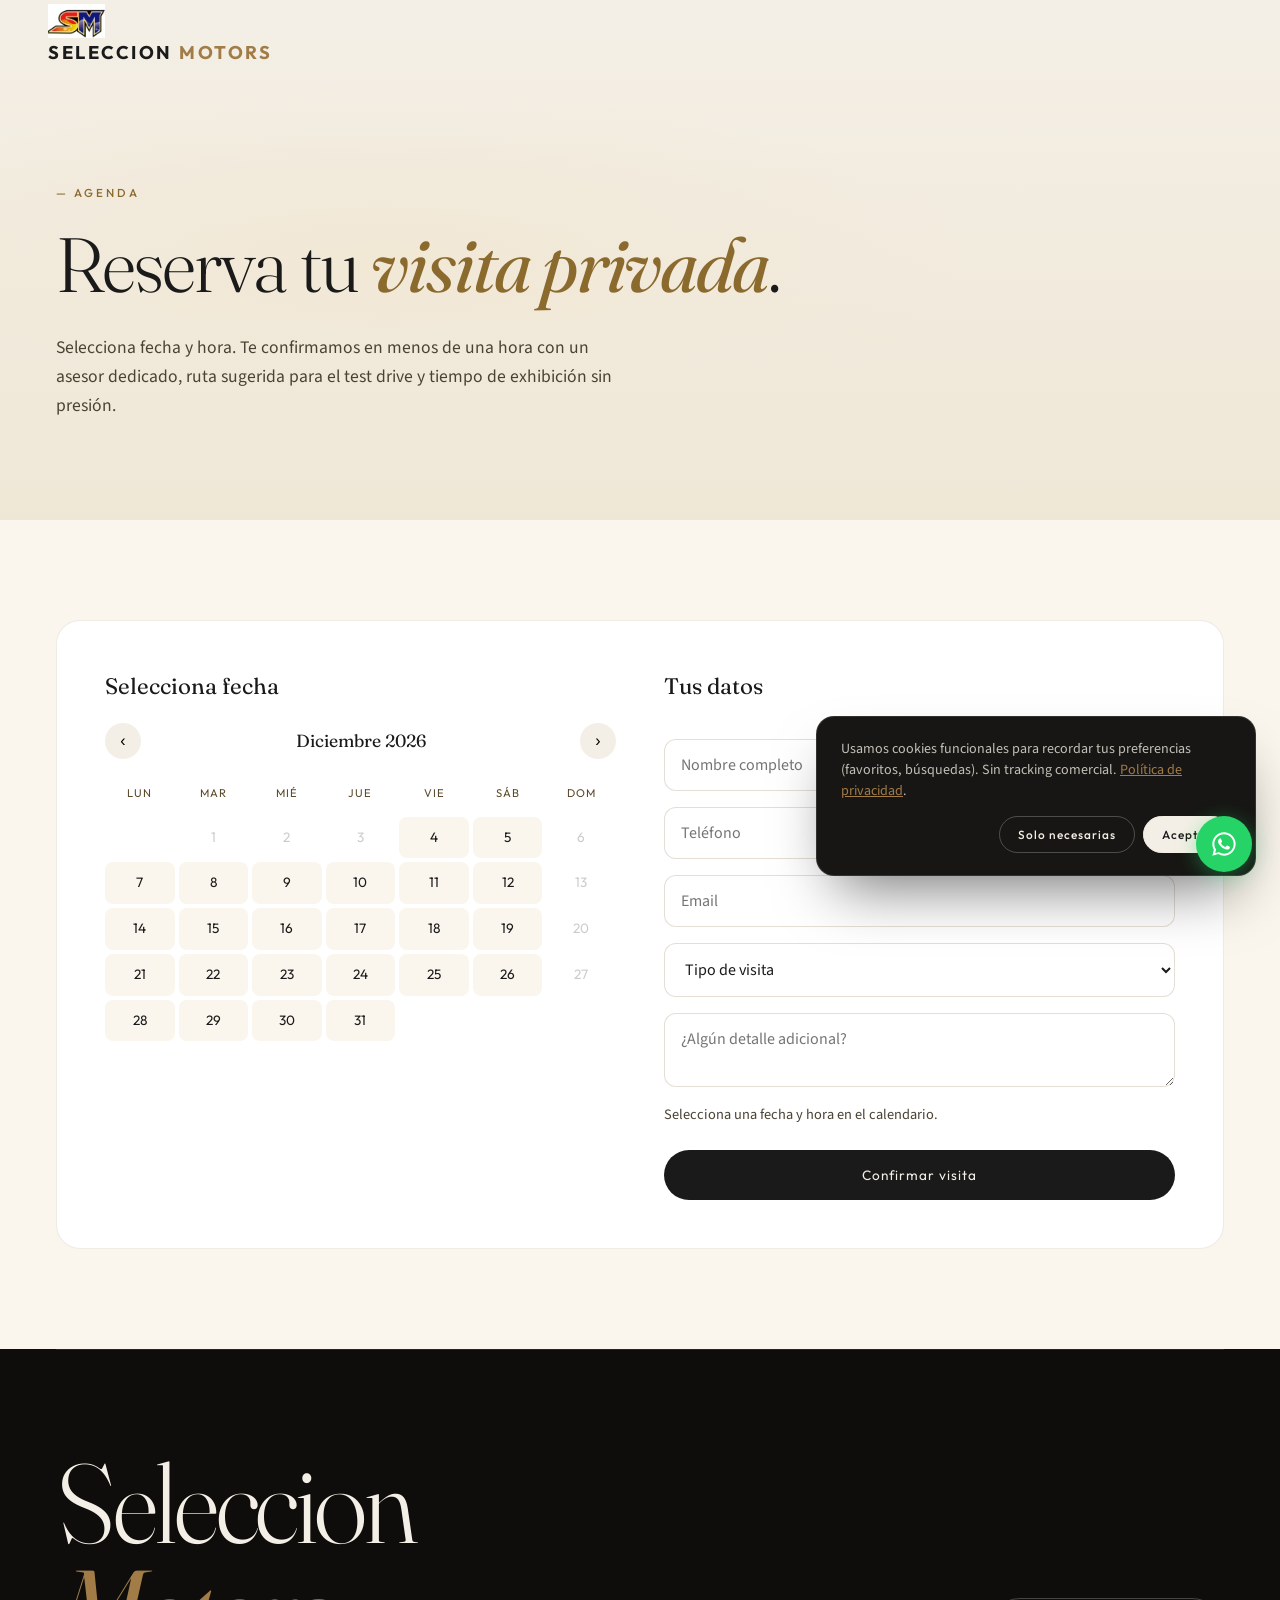
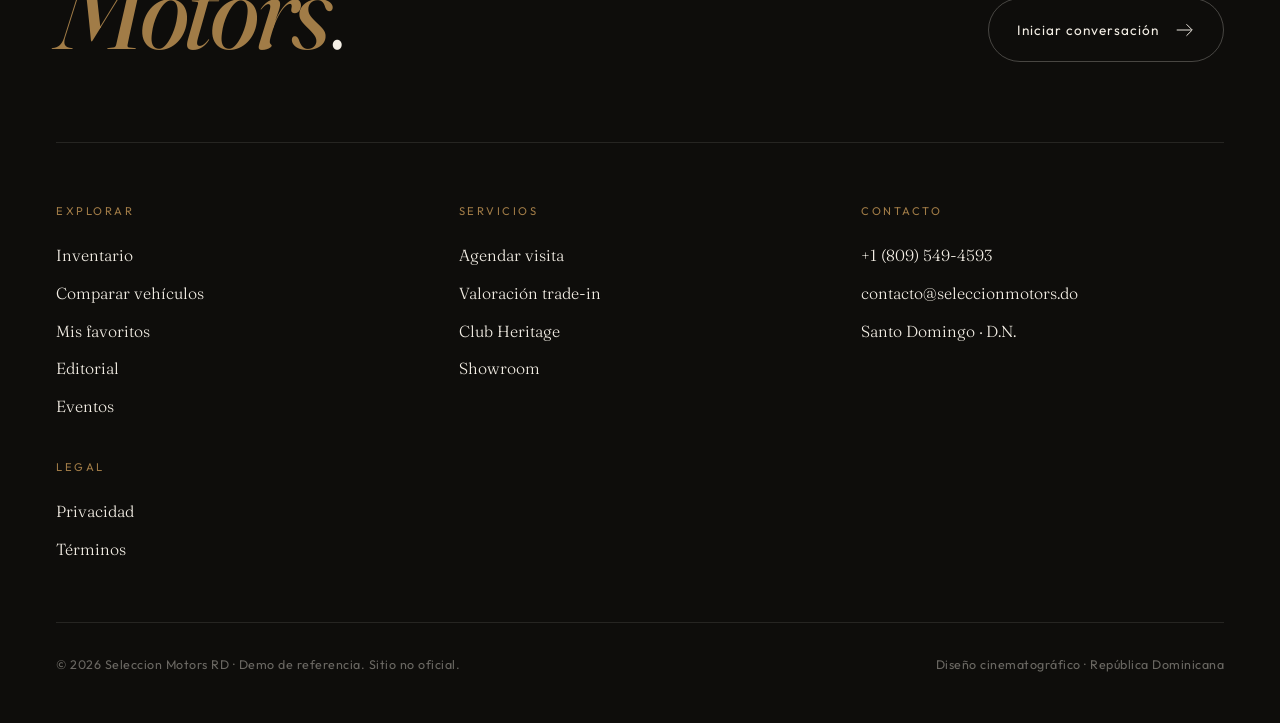
<file: cita.html>
<!DOCTYPE html>
<html lang="es">
<head>
  <meta charset="UTF-8">
  <meta name="viewport" content="width=device-width, initial-scale=1.0">
  <title>Agendar Visita — Seleccion Motors RD</title>
  <link rel="preconnect" href="https://fonts.googleapis.com">
  <link rel="preconnect" href="https://fonts.gstatic.com" crossorigin>
  <link href="https://fonts.googleapis.com/css2?family=Bebas+Neue&family=Fraunces:ital,opsz,wght@0,9..144,300;0,9..144,400;1,9..144,300&family=Outfit:wght@200;300;400;500;600;700&family=Source+Sans+3:wght@300;400;500;600&display=swap" rel="stylesheet">
  <link rel="stylesheet" href="css/shared.css?v=6">
  <link rel="stylesheet" href="css/index.css?v=6">
  <link rel="stylesheet" href="css/pages.css?v=1">
</head>
<body>
  <div data-shell="navbar"></div>

  <header class="page-header">
    <div class="page-header__inner">
      <span class="page-header__eyebrow">— Agenda</span>
      <h1 class="page-header__title">Reserva tu <em>visita privada</em>.</h1>
      <p class="page-header__lede">Selecciona fecha y hora. Te confirmamos en menos de una hora con un asesor dedicado, ruta sugerida para el test drive y tiempo de exhibición sin presión.</p>
    </div>
  </header>

  <section class="page-section">
    <div class="page-section__inner">
      <div class="booking-grid">
        <div class="booking-cal">
          <h3 class="booking-cal__title">Selecciona fecha</h3>
          <div class="booking-cal__nav">
            <button id="prevMonth" aria-label="Mes anterior">‹</button>
            <span class="booking-cal__month" id="monthLabel"></span>
            <button id="nextMonth" aria-label="Mes siguiente">›</button>
          </div>
          <div class="booking-cal__grid" id="calGrid"></div>
          <div class="booking-cal__times" id="timesGrid" style="display:none"></div>
        </div>

        <form class="booking-form" id="bookingForm" onsubmit="event.preventDefault();">
          <h3 class="booking-form__title">Tus datos</h3>
          <input type="text" name="nombre" placeholder="Nombre completo" required>
          <input type="tel" name="telefono" placeholder="Teléfono" required>
          <input type="email" name="email" placeholder="Email">
          <select name="tipo">
            <option value="">Tipo de visita</option>
            <option>Conocer un vehículo específico</option>
            <option>Test drive</option>
            <option>Asesoría general</option>
            <option>Valoración de mi vehículo actual</option>
          </select>
          <textarea name="nota" placeholder="¿Algún detalle adicional?"></textarea>
          <p id="bookingSummary" style="font-family:'Source Sans 3',sans-serif;color:var(--ink-500);font-size:0.9rem;margin:0">Selecciona una fecha y hora en el calendario.</p>
          <button type="submit">Confirmar visita</button>
        </form>
      </div>
    </div>
  </section>

  <div data-shell="footer"></div>

  <script src="js/features.js?v=1"></script>
  <script src="js/page-shell.js?v=1"></script>
  <script>
  (function () {
    const TIMES = ['09:30', '11:00', '12:30', '14:30', '16:00', '17:30'];
    const monthNames = ['Enero','Febrero','Marzo','Abril','Mayo','Junio','Julio','Agosto','Septiembre','Octubre','Noviembre','Diciembre'];
    const dayNames = ['Lun','Mar','Mié','Jue','Vie','Sáb','Dom'];
    let viewDate = new Date();
    viewDate.setDate(1);
    let selectedDay = null;
    let selectedTime = null;

    const calGrid = document.getElementById('calGrid');
    const timesGrid = document.getElementById('timesGrid');
    const monthLabel = document.getElementById('monthLabel');
    const summary = document.getElementById('bookingSummary');

    function render() {
      const y = viewDate.getFullYear();
      const m = viewDate.getMonth();
      monthLabel.textContent = monthNames[m] + ' ' + y;
      const firstDay = (new Date(y, m, 1).getDay() + 6) % 7; // 0 = Mon
      const lastDate = new Date(y, m + 1, 0).getDate();
      const today = new Date(); today.setHours(0,0,0,0);
      let html = '';
      dayNames.forEach(d => html += `<div class="booking-cal__head">${d}</div>`);
      for (let i = 0; i < firstDay; i++) html += `<div class="booking-cal__day is-empty"></div>`;
      for (let d = 1; d <= lastDate; d++) {
        const date = new Date(y, m, d);
        const isPast = date < today;
        const isSunday = date.getDay() === 0;
        const disabled = isPast || isSunday;
        const sel = selectedDay && selectedDay.getTime() === date.getTime();
        html += `<div class="booking-cal__day ${disabled ? 'is-disabled' : ''} ${sel ? 'is-selected' : ''}" data-d="${date.toISOString()}">${d}</div>`;
      }
      calGrid.innerHTML = html;
    }

    function renderTimes() {
      if (!selectedDay) { timesGrid.style.display = 'none'; return; }
      timesGrid.style.display = '';
      timesGrid.innerHTML = TIMES.map(t =>
        `<div class="booking-cal__time ${selectedTime===t?'is-selected':''}" data-t="${t}">${t}</div>`
      ).join('');
    }

    function updateSummary() {
      if (!selectedDay) { summary.textContent = 'Selecciona una fecha y hora en el calendario.'; return; }
      const f = selectedDay.toLocaleDateString('es-DO', { weekday:'long', day:'numeric', month:'long' });
      summary.innerHTML = `<strong>Fecha:</strong> ${f} ${selectedTime ? '· <strong>Hora:</strong> ' + selectedTime : ''}`;
    }

    calGrid.addEventListener('click', (e) => {
      const d = e.target.closest('.booking-cal__day');
      if (!d || d.classList.contains('is-disabled') || d.classList.contains('is-empty')) return;
      selectedDay = new Date(d.dataset.d);
      selectedTime = null;
      render(); renderTimes(); updateSummary();
    });
    timesGrid.addEventListener('click', (e) => {
      const t = e.target.closest('.booking-cal__time');
      if (!t) return;
      selectedTime = t.dataset.t;
      renderTimes(); updateSummary();
    });
    document.getElementById('prevMonth').addEventListener('click', () => { viewDate.setMonth(viewDate.getMonth() - 1); render(); });
    document.getElementById('nextMonth').addEventListener('click', () => { viewDate.setMonth(viewDate.getMonth() + 1); render(); });

    document.getElementById('bookingForm').addEventListener('submit', () => {
      if (!selectedDay || !selectedTime) {
        MatosModal.open(`<h2>Selección <em>incompleta</em></h2><p>Por favor selecciona una fecha y una hora antes de confirmar.</p>`);
        return;
      }
      const f = selectedDay.toLocaleDateString('es-DO', { weekday:'long', day:'numeric', month:'long' });
      MatosModal.open(`
        <div class="modal__success">
          <div class="check">✓</div>
          <h2>Visita <em>reservada</em></h2>
          <p>Te esperamos el <strong>${f}</strong> a las <strong>${selectedTime}</strong>.<br>Un asesor confirmará por WhatsApp en menos de 1 hora.</p>
          <a href="https://wa.me/18095494593?text=Hola%2C%20acabo%20de%20reservar%20una%20visita%20a%20trav%C3%A9s%20de%20su%20sitio%20web%20%28https%3A%2F%2Fseleccion-motors-srl.vercel.app%29.%20Quedo%20atento%20a%20la%20confirmaci%C3%B3n." target="_blank" rel="noopener" class="btn-cinema btn-cinema--solid" style="margin-top:8px">Abrir WhatsApp</a>
        </div>`);
    });

    render();
  })();
  </script>
</body>
</html>
</file>
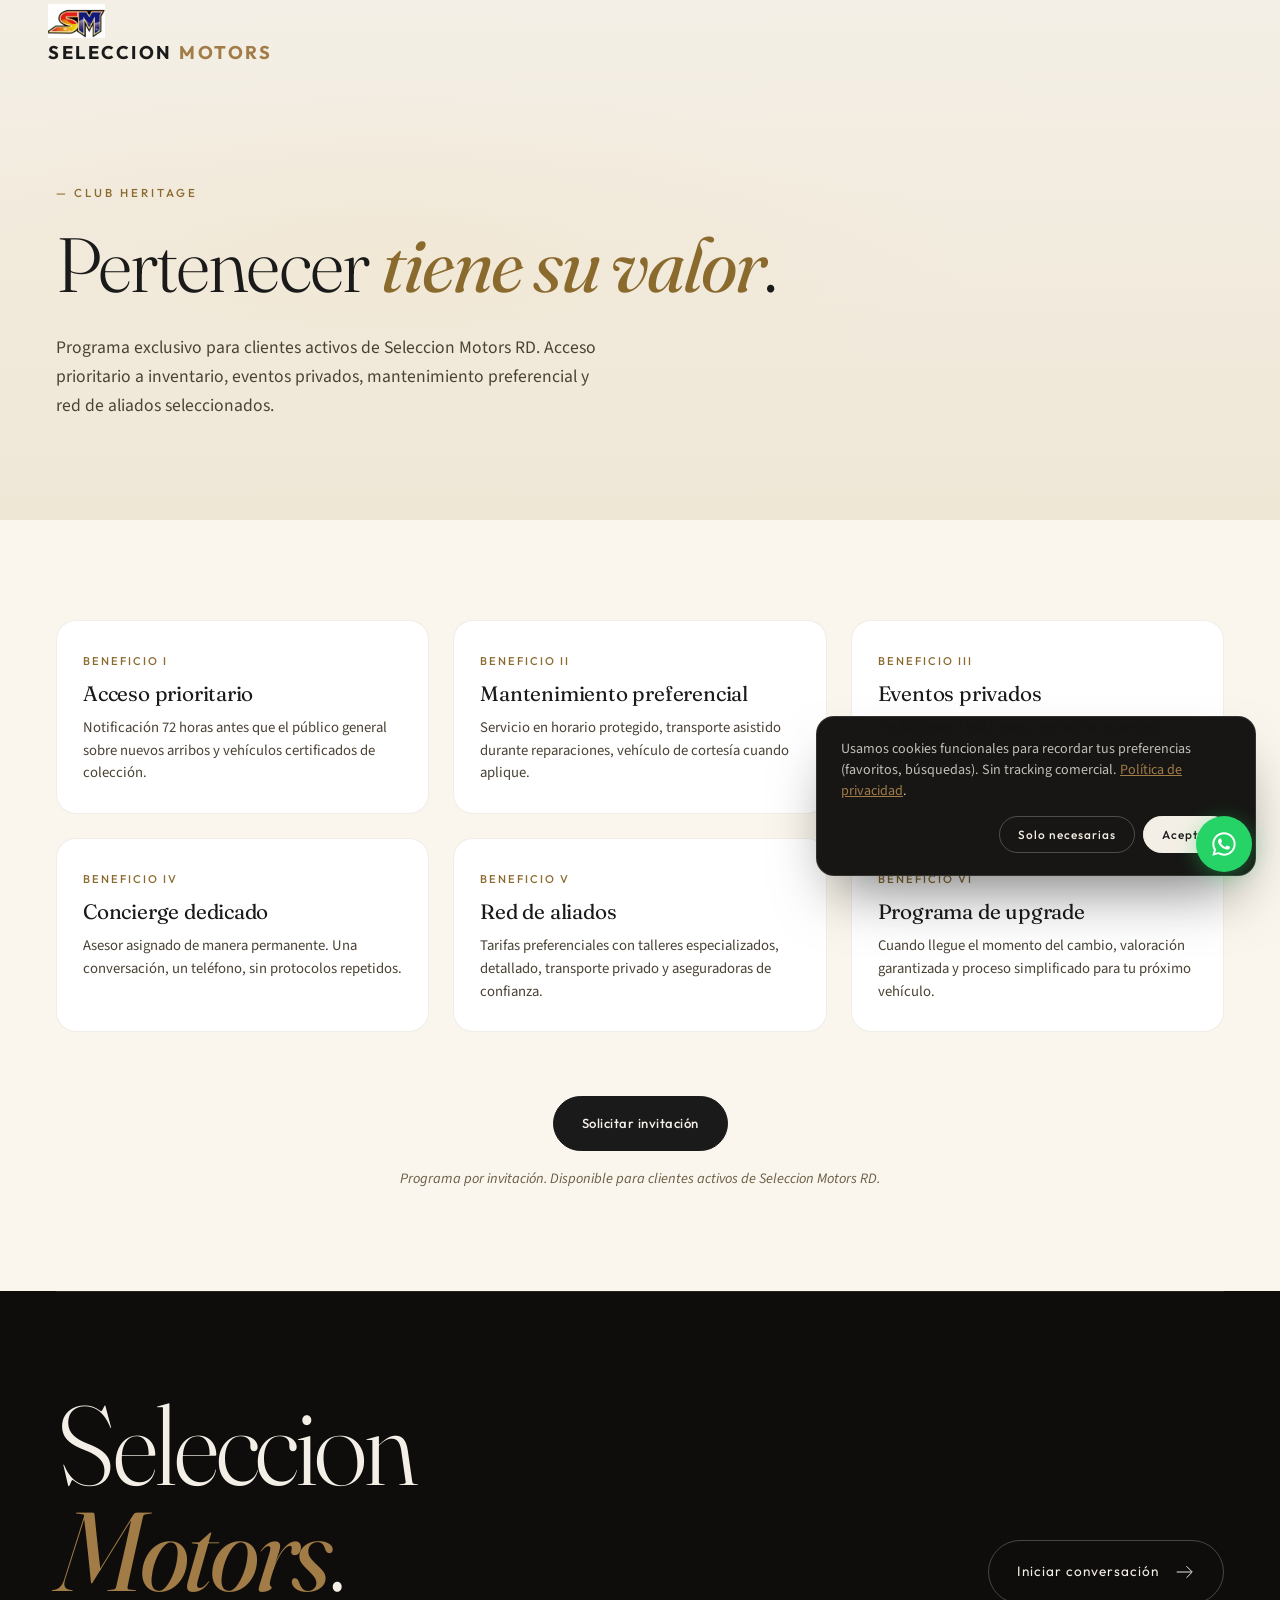
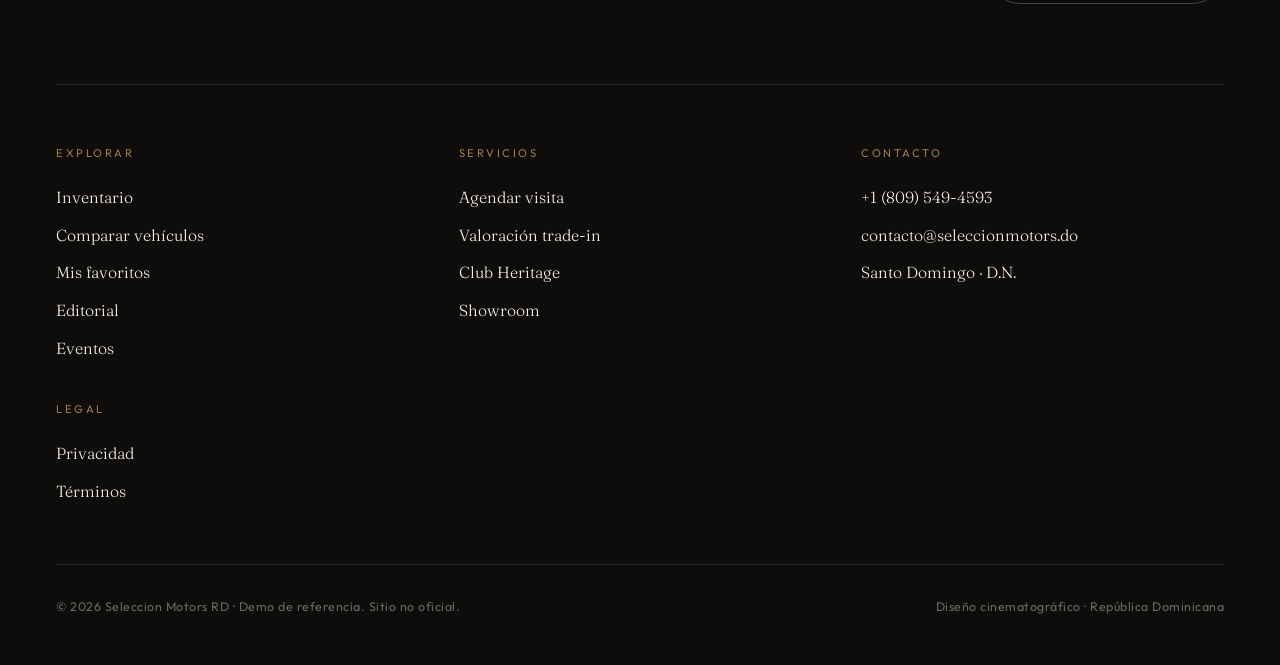
<file: club.html>
<!DOCTYPE html>
<html lang="es">
<head>
  <meta charset="UTF-8">
  <meta name="viewport" content="width=device-width, initial-scale=1.0">
  <title>Club Heritage — Seleccion Motors RD</title>
  <link rel="preconnect" href="https://fonts.googleapis.com">
  <link rel="preconnect" href="https://fonts.gstatic.com" crossorigin>
  <link href="https://fonts.googleapis.com/css2?family=Bebas+Neue&family=Fraunces:ital,opsz,wght@0,9..144,300;0,9..144,400;1,9..144,300&family=Outfit:wght@200;300;400;500;600;700&family=Source+Sans+3:wght@300;400;500;600&display=swap" rel="stylesheet">
  <link rel="stylesheet" href="css/shared.css?v=6">
  <link rel="stylesheet" href="css/index.css?v=6">
  <link rel="stylesheet" href="css/pages.css?v=1">
</head>
<body>
  <div data-shell="navbar"></div>

  <header class="page-header">
    <div class="page-header__inner">
      <span class="page-header__eyebrow">— Club Heritage</span>
      <h1 class="page-header__title">Pertenecer <em>tiene su valor</em>.</h1>
      <p class="page-header__lede">Programa exclusivo para clientes activos de Seleccion Motors RD. Acceso prioritario a inventario, eventos privados, mantenimiento preferencial y red de aliados seleccionados.</p>
    </div>
  </header>

  <section class="page-section">
    <div class="page-section__inner">
      <div class="cards-grid" style="grid-template-columns: repeat(auto-fill, minmax(280px, 1fr))">

        <div class="story-card" style="cursor:default">
          <div class="story-card__body" style="padding-top:32px">
            <span class="story-card__cat">Beneficio I</span>
            <h3 class="story-card__title">Acceso prioritario</h3>
            <p class="story-card__excerpt">Notificación 72 horas antes que el público general sobre nuevos arribos y vehículos certificados de colección.</p>
          </div>
        </div>

        <div class="story-card" style="cursor:default">
          <div class="story-card__body" style="padding-top:32px">
            <span class="story-card__cat">Beneficio II</span>
            <h3 class="story-card__title">Mantenimiento preferencial</h3>
            <p class="story-card__excerpt">Servicio en horario protegido, transporte asistido durante reparaciones, vehículo de cortesía cuando aplique.</p>
          </div>
        </div>

        <div class="story-card" style="cursor:default">
          <div class="story-card__body" style="padding-top:32px">
            <span class="story-card__cat">Beneficio III</span>
            <h3 class="story-card__title">Eventos privados</h3>
            <p class="story-card__excerpt">Invitaciones a track days, noches de inventario, tertulias con coleccionistas y rutas Heritage.</p>
          </div>
        </div>

        <div class="story-card" style="cursor:default">
          <div class="story-card__body" style="padding-top:32px">
            <span class="story-card__cat">Beneficio IV</span>
            <h3 class="story-card__title">Concierge dedicado</h3>
            <p class="story-card__excerpt">Asesor asignado de manera permanente. Una conversación, un teléfono, sin protocolos repetidos.</p>
          </div>
        </div>

        <div class="story-card" style="cursor:default">
          <div class="story-card__body" style="padding-top:32px">
            <span class="story-card__cat">Beneficio V</span>
            <h3 class="story-card__title">Red de aliados</h3>
            <p class="story-card__excerpt">Tarifas preferenciales con talleres especializados, detallado, transporte privado y aseguradoras de confianza.</p>
          </div>
        </div>

        <div class="story-card" style="cursor:default">
          <div class="story-card__body" style="padding-top:32px">
            <span class="story-card__cat">Beneficio VI</span>
            <h3 class="story-card__title">Programa de upgrade</h3>
            <p class="story-card__excerpt">Cuando llegue el momento del cambio, valoración garantizada y proceso simplificado para tu próximo vehículo.</p>
          </div>
        </div>

      </div>

      <div style="text-align:center; margin-top:64px">
        <a href="https://wa.me/18095494593?text=Hola%2C%20escribo%20desde%20su%20sitio%20web%20%28https%3A%2F%2Fseleccion-motors-srl.vercel.app%29%20para%20solicitar%20invitaci%C3%B3n%20al%20Club%20Heritage." target="_blank" rel="noopener" class="btn-cinema btn-cinema--solid">Solicitar invitación</a>
        <p style="font-family:'Source Sans 3',sans-serif;color:var(--ink-300);margin-top:16px;font-size:0.9rem;font-style:italic">Programa por invitación. Disponible para clientes activos de Seleccion Motors RD.</p>
      </div>
    </div>
  </section>

  <div data-shell="footer"></div>

  <script src="js/features.js?v=1"></script>
  <script src="js/page-shell.js?v=1"></script>
</body>
</html>
</file>
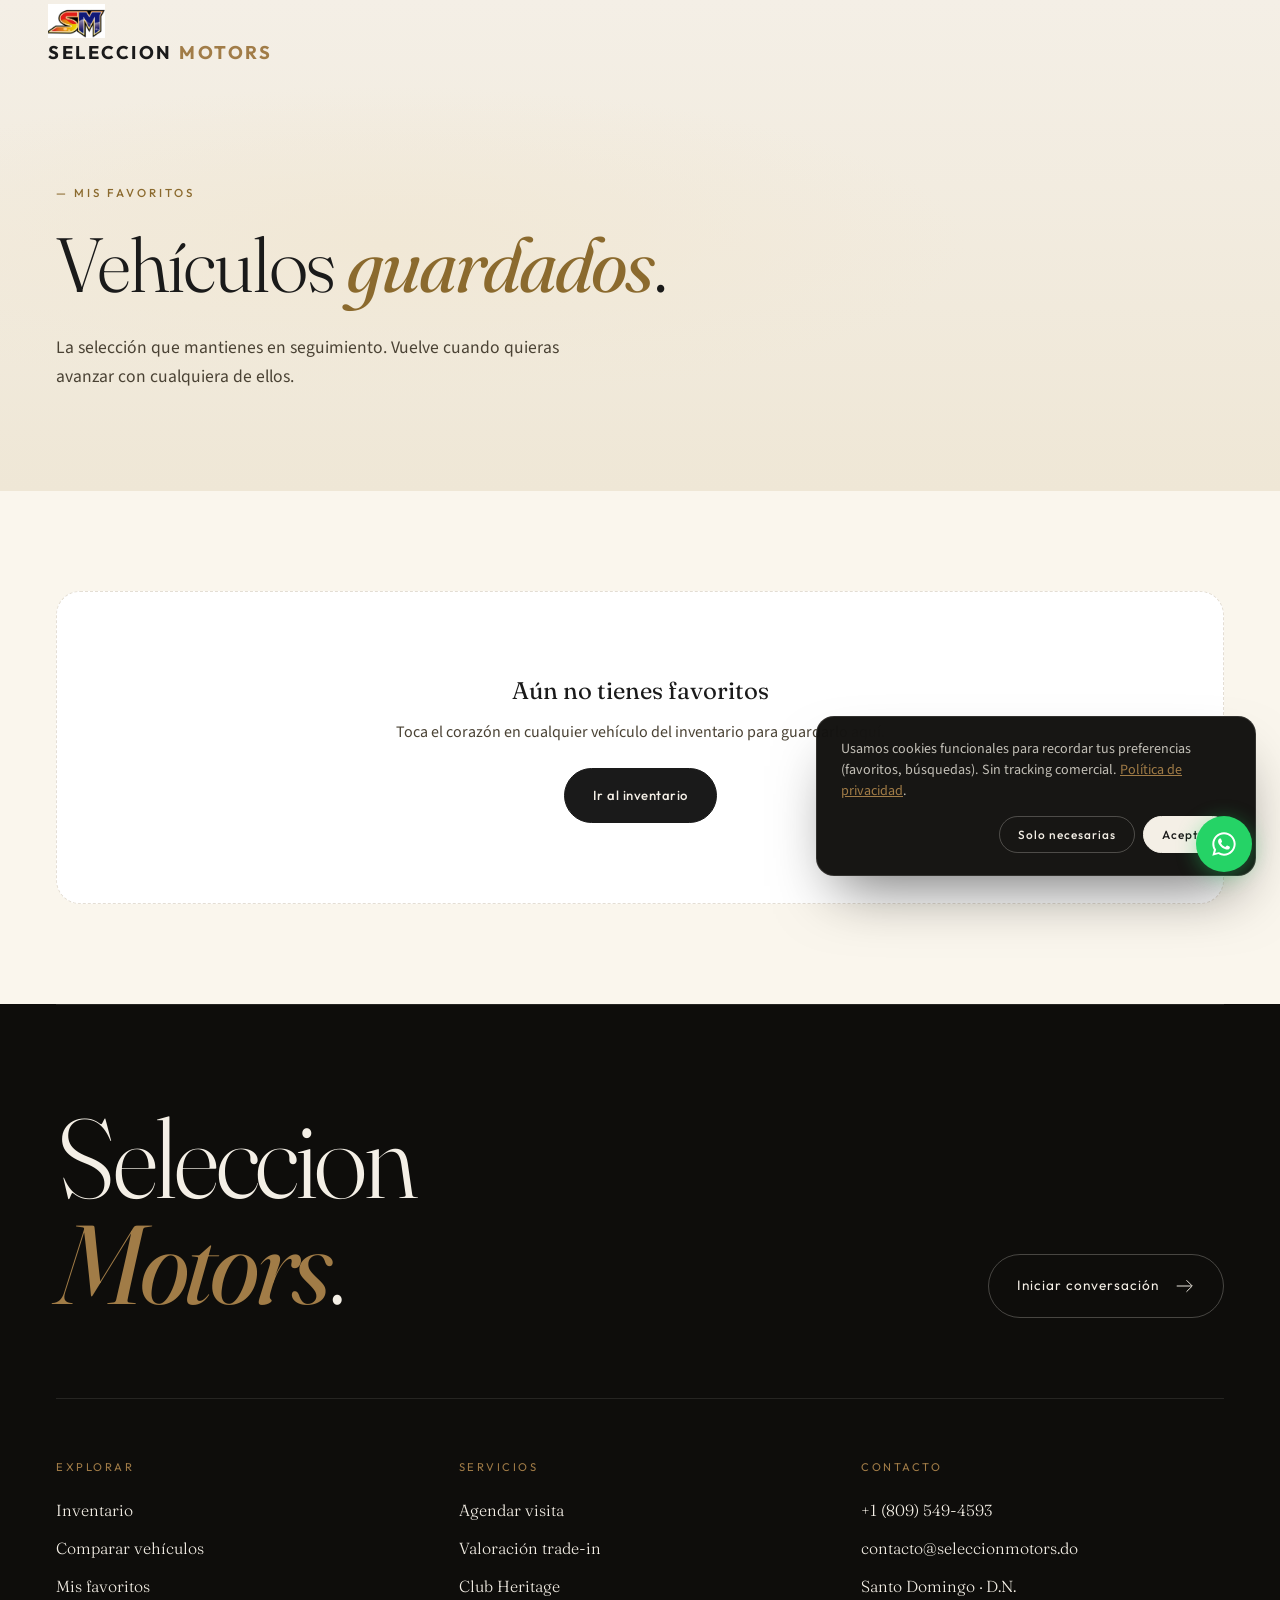
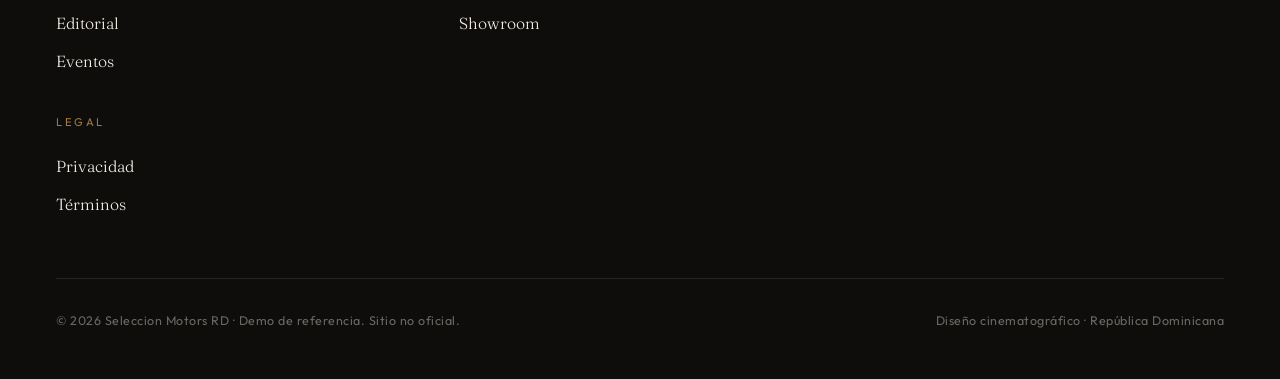
<file: favoritos.html>
<!DOCTYPE html>
<html lang="es">
<head>
  <meta charset="UTF-8">
  <meta name="viewport" content="width=device-width, initial-scale=1.0">
  <title>Favoritos — Seleccion Motors RD</title>
  <meta name="description" content="Tus vehículos guardados en Seleccion Motors RD.">
  <link rel="preconnect" href="https://fonts.googleapis.com">
  <link rel="preconnect" href="https://fonts.gstatic.com" crossorigin>
  <link href="https://fonts.googleapis.com/css2?family=Bebas+Neue&family=Fraunces:ital,opsz,wght@0,9..144,300;0,9..144,400;1,9..144,300&family=Outfit:wght@200;300;400;500;600;700&family=Source+Sans+3:wght@300;400;500;600&display=swap" rel="stylesheet">
  <link rel="stylesheet" href="css/shared.css?v=6">
  <link rel="stylesheet" href="css/index.css?v=6">
  <link rel="stylesheet" href="css/pages.css?v=1">
</head>
<body>
  <div data-shell="navbar"></div>

  <header class="page-header">
    <div class="page-header__inner">
      <span class="page-header__eyebrow">— Mis favoritos</span>
      <h1 class="page-header__title">Vehículos <em>guardados</em>.</h1>
      <p class="page-header__lede">La selección que mantienes en seguimiento. Vuelve cuando quieras avanzar con cualquiera de ellos.</p>
    </div>
  </header>

  <section class="page-section">
    <div class="page-section__inner">
      <div class="inventory__grid" id="favGrid"></div>
      <div class="empty-state" id="favEmpty" style="display:none">
        <h3>Aún no tienes favoritos</h3>
        <p>Toca el corazón en cualquier vehículo del inventario para guardarlo aquí.</p>
        <a href="index.html#inventario" class="btn-cinema btn-cinema--solid">Ir al inventario</a>
      </div>
    </div>
  </section>

  <div data-shell="footer"></div>

  <script src="js/vehiculos-data.js?v=4"></script>
  <script src="js/features.js?v=1"></script>
  <script src="js/page-shell.js?v=1"></script>
  <script>
  (function () {
    function fmt(v) { return v.precioConsultar ? 'Precio a consultar' : 'RD$ ' + v.precio.toLocaleString('es-DO'); }
    function card(v, i) {
      const img = (v.imagenes && v.imagenes[0]) || 'porche.png';
      return `
        <a class="inv-card" href="vehiculo.html#${v.id}" style="--i:${i}">
          <div class="inv-card__media">
            <img src="${img}" alt="${v.marca} ${v.modelo}" loading="lazy">
            <span class="inv-card__badge">${v.condicion}</span>
            <button class="wish-btn is-active" data-wish-id="${v.id}" aria-label="Quitar de favoritos">
              <svg viewBox="0 0 24 24"><path class="wish-fill wish-stroke" stroke="currentColor" stroke-width="1.6" d="M12 21s-7-4.534-7-10a4.5 4.5 0 0 1 8-2.83A4.5 4.5 0 0 1 19 11c0 5.466-7 10-7 10z"/></svg>
            </button>
          </div>
          <div class="inv-card__body">
            <div class="inv-card__head">
              <span class="inv-card__brand">${v.marca}</span>
              <span class="inv-card__year">${v.ano}</span>
            </div>
            <h3 class="inv-card__title">${v.modelo}</h3>
            <div class="inv-card__meta"><span>${v.tipo}</span><i>·</i><span>${v.transmision}</span><i>·</i><span>${v.combustible}</span></div>
            <div class="inv-card__foot">
              <span class="inv-card__price">${fmt(v)}</span>
              <span class="inv-card__arrow"><svg viewBox="0 0 24 24" width="16" height="16" fill="none" stroke="currentColor" stroke-width="1.5"><path d="M5 12h14M13 6l6 6-6 6" stroke-linecap="round" stroke-linejoin="round"/></svg></span>
            </div>
          </div>
        </a>`;
    }
    function render() {
      const ids = MatosWishlist.get();
      const grid = document.getElementById('favGrid');
      const empty = document.getElementById('favEmpty');
      const items = VEHICULOS.filter(v => ids.includes(v.id));
      if (!items.length) {
        grid.innerHTML = '';
        empty.style.display = '';
      } else {
        empty.style.display = 'none';
        grid.innerHTML = items.map(card).join('');
      }
    }
    document.addEventListener('DOMContentLoaded', render);
    window.addEventListener('wishlist:change', render);
  })();
  </script>
</body>
</html>
</file>
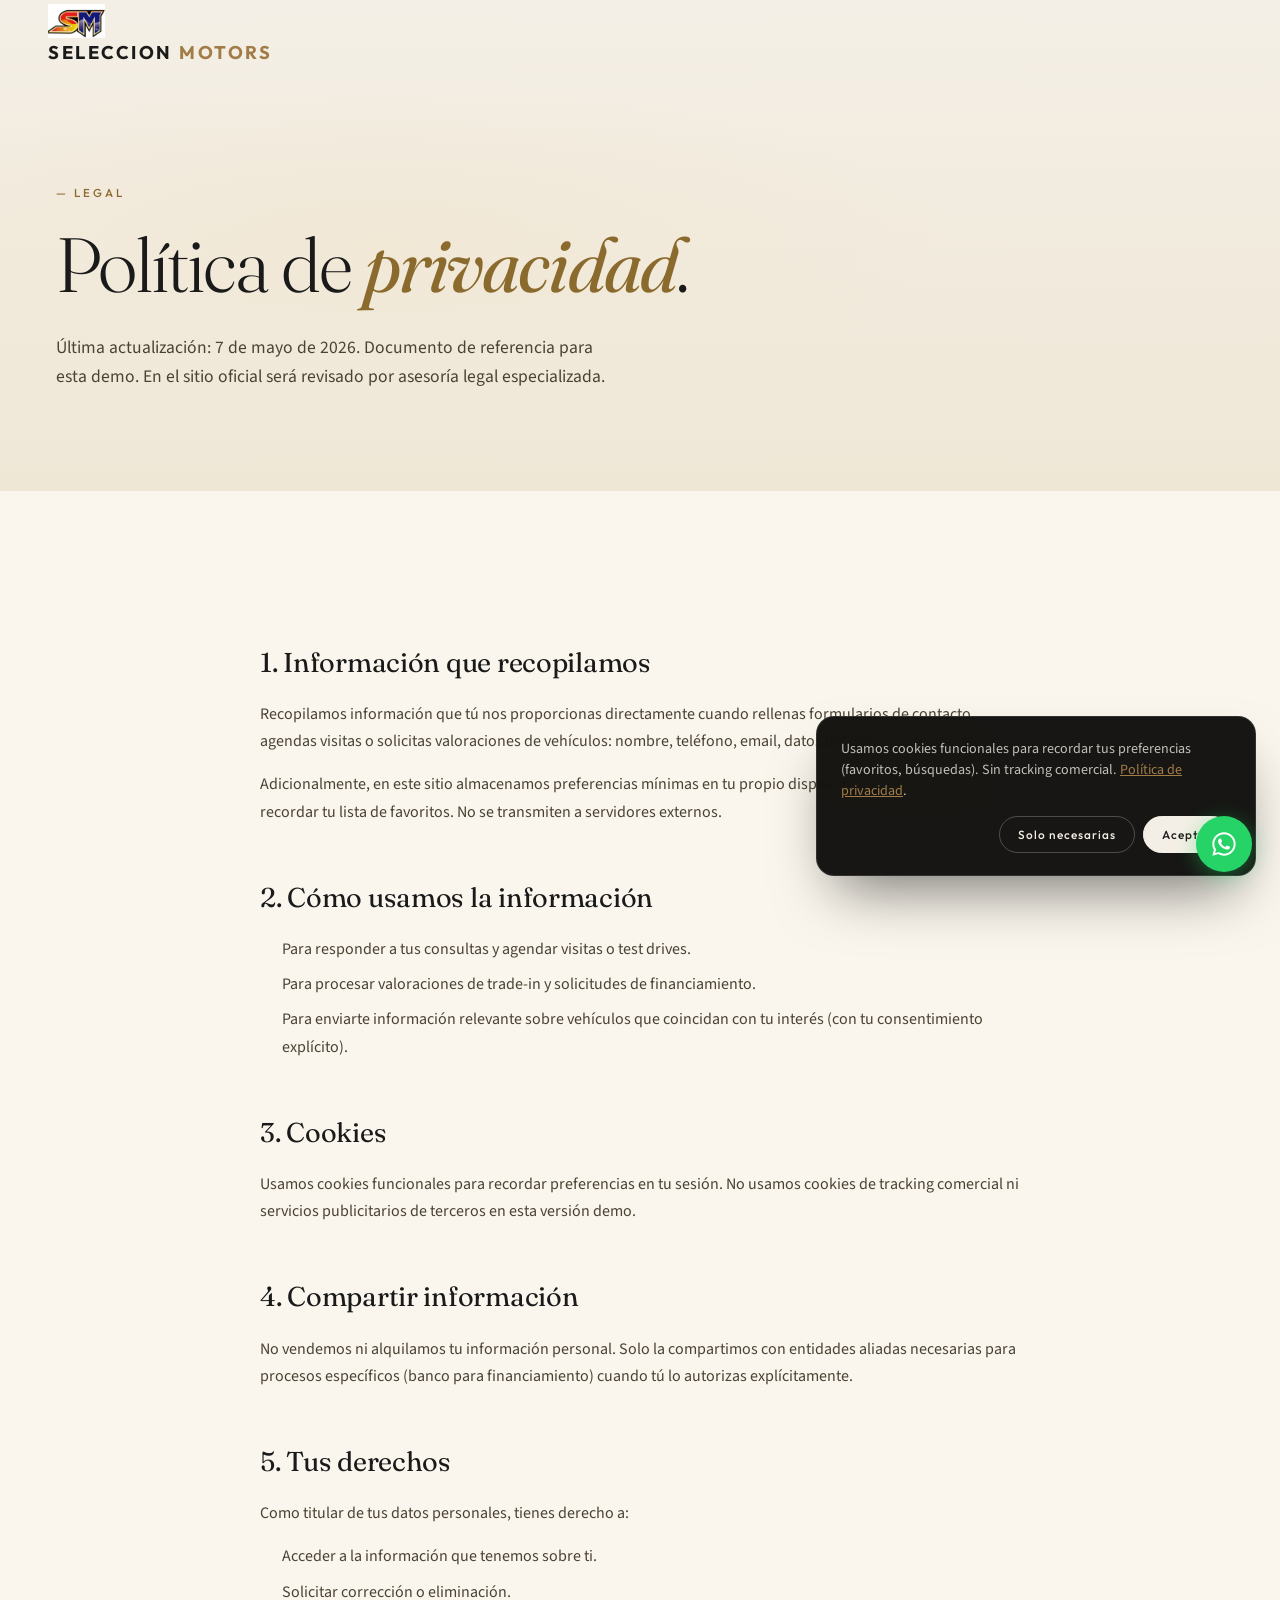
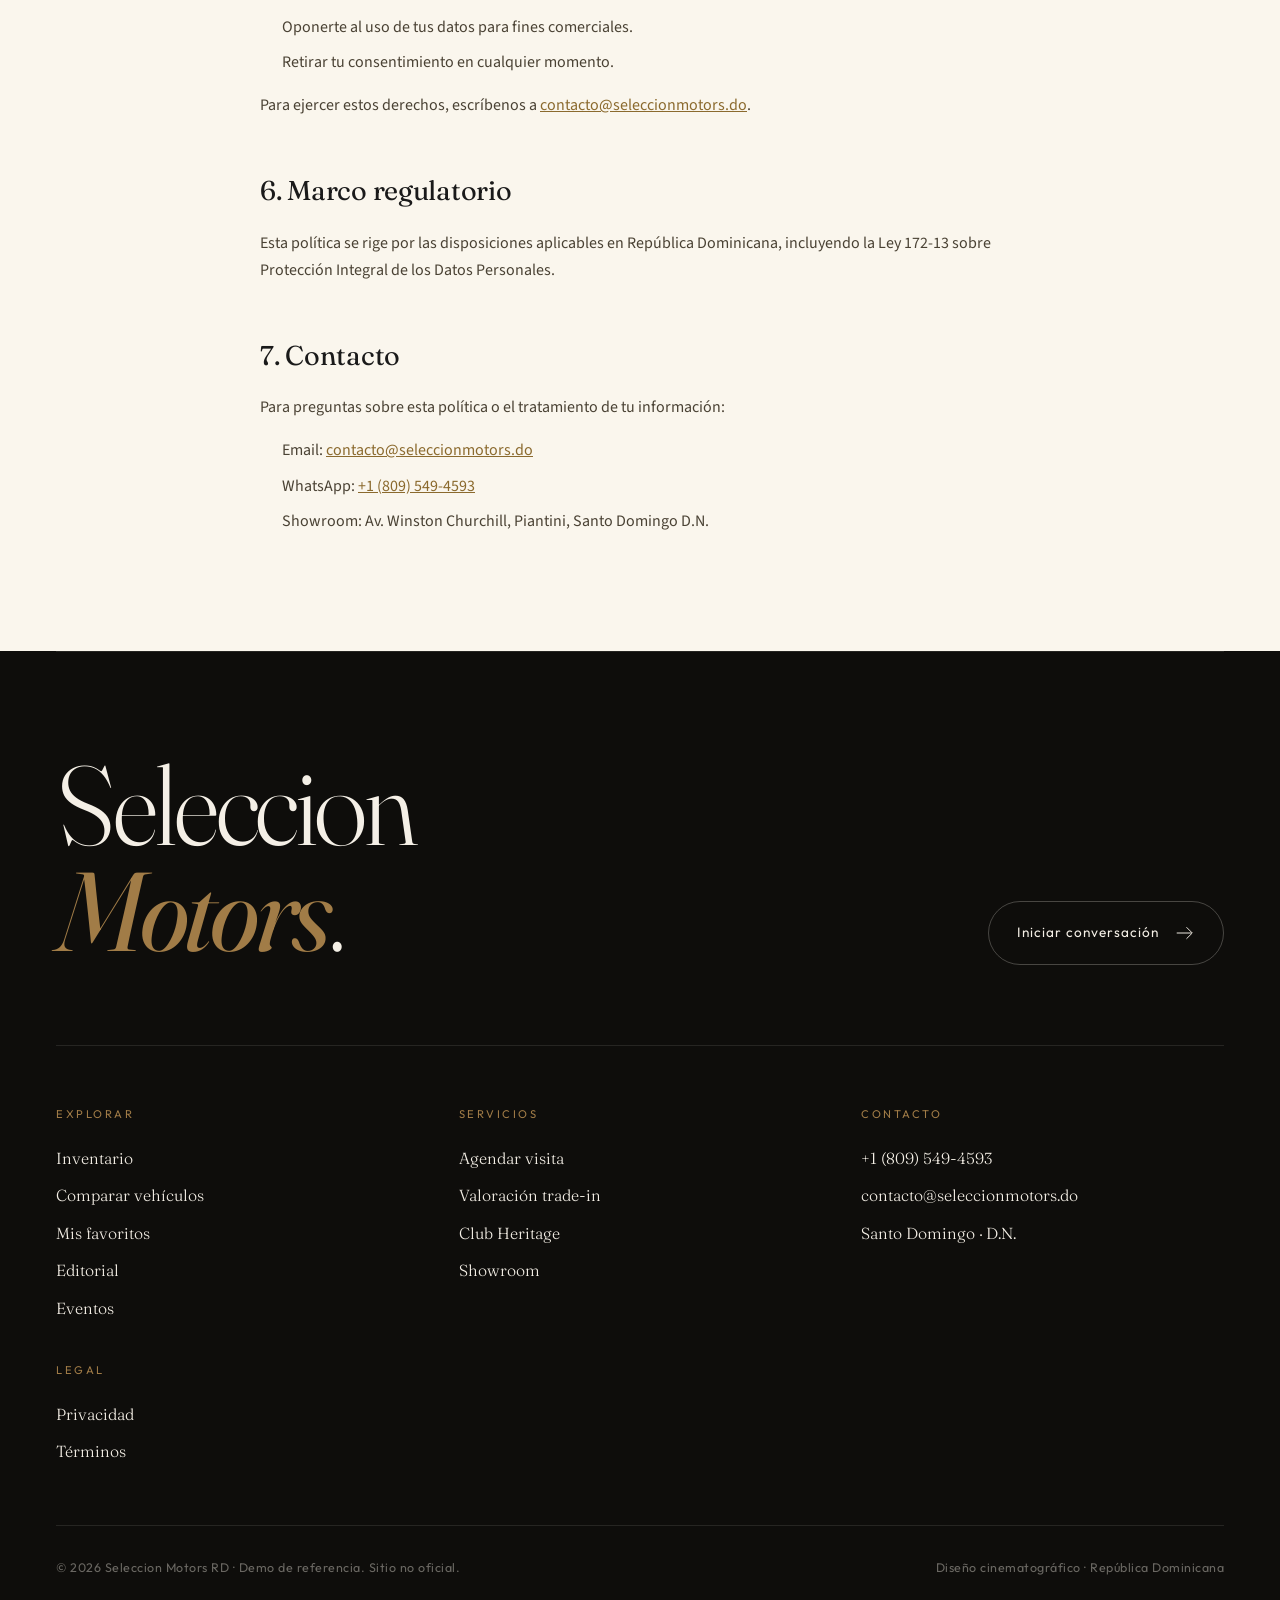
<file: privacidad.html>
<!DOCTYPE html>
<html lang="es">
<head>
  <meta charset="UTF-8">
  <meta name="viewport" content="width=device-width, initial-scale=1.0">
  <title>Política de Privacidad — Seleccion Motors RD</title>
  <link rel="preconnect" href="https://fonts.googleapis.com">
  <link rel="preconnect" href="https://fonts.gstatic.com" crossorigin>
  <link href="https://fonts.googleapis.com/css2?family=Bebas+Neue&family=Fraunces:ital,opsz,wght@0,9..144,300;0,9..144,400;1,9..144,300&family=Outfit:wght@200;300;400;500;600;700&family=Source+Sans+3:wght@300;400;500;600&display=swap" rel="stylesheet">
  <link rel="stylesheet" href="css/shared.css?v=6">
  <link rel="stylesheet" href="css/index.css?v=6">
  <link rel="stylesheet" href="css/pages.css?v=1">
</head>
<body>
  <div data-shell="navbar"></div>

  <header class="page-header">
    <div class="page-header__inner">
      <span class="page-header__eyebrow">— Legal</span>
      <h1 class="page-header__title">Política de <em>privacidad</em>.</h1>
      <p class="page-header__lede">Última actualización: 7 de mayo de 2026. Documento de referencia para esta demo. En el sitio oficial será revisado por asesoría legal especializada.</p>
    </div>
  </header>

  <section class="page-section">
    <div class="prose">
      <h2>1. Información que recopilamos</h2>
      <p>Recopilamos información que tú nos proporcionas directamente cuando rellenas formularios de contacto, agendas visitas o solicitas valoraciones de vehículos: nombre, teléfono, email, datos del vehículo de interés.</p>
      <p>Adicionalmente, en este sitio almacenamos preferencias mínimas en tu propio dispositivo (localStorage) para recordar tu lista de favoritos. No se transmiten a servidores externos.</p>

      <h2>2. Cómo usamos la información</h2>
      <ul>
        <li>Para responder a tus consultas y agendar visitas o test drives.</li>
        <li>Para procesar valoraciones de trade-in y solicitudes de financiamiento.</li>
        <li>Para enviarte información relevante sobre vehículos que coincidan con tu interés (con tu consentimiento explícito).</li>
      </ul>

      <h2>3. Cookies</h2>
      <p>Usamos cookies funcionales para recordar preferencias en tu sesión. No usamos cookies de tracking comercial ni servicios publicitarios de terceros en esta versión demo.</p>

      <h2>4. Compartir información</h2>
      <p>No vendemos ni alquilamos tu información personal. Solo la compartimos con entidades aliadas necesarias para procesos específicos (banco para financiamiento) cuando tú lo autorizas explícitamente.</p>

      <h2>5. Tus derechos</h2>
      <p>Como titular de tus datos personales, tienes derecho a:</p>
      <ul>
        <li>Acceder a la información que tenemos sobre ti.</li>
        <li>Solicitar corrección o eliminación.</li>
        <li>Oponerte al uso de tus datos para fines comerciales.</li>
        <li>Retirar tu consentimiento en cualquier momento.</li>
      </ul>
      <p>Para ejercer estos derechos, escríbenos a <a href="mailto:contacto@seleccionmotors.do">contacto@seleccionmotors.do</a>.</p>

      <h2>6. Marco regulatorio</h2>
      <p>Esta política se rige por las disposiciones aplicables en República Dominicana, incluyendo la Ley 172-13 sobre Protección Integral de los Datos Personales.</p>

      <h2>7. Contacto</h2>
      <p>Para preguntas sobre esta política o el tratamiento de tu información:</p>
      <ul>
        <li>Email: <a href="mailto:contacto@seleccionmotors.do">contacto@seleccionmotors.do</a></li>
        <li>WhatsApp: <a href="https://wa.me/18095494593?text=Hola%2C%20escribo%20desde%20su%20sitio%20web%20%28https%3A%2F%2Fseleccion-motors-srl.vercel.app%29%20y%20tengo%20una%20consulta%20sobre%20privacidad.">+1 (809) 549-4593</a></li>
        <li>Showroom: Av. Winston Churchill, Piantini, Santo Domingo D.N.</li>
      </ul>
    </div>
  </section>

  <div data-shell="footer"></div>

  <script src="js/features.js?v=1"></script>
  <script src="js/page-shell.js?v=1"></script>
</body>
</html>
</file>
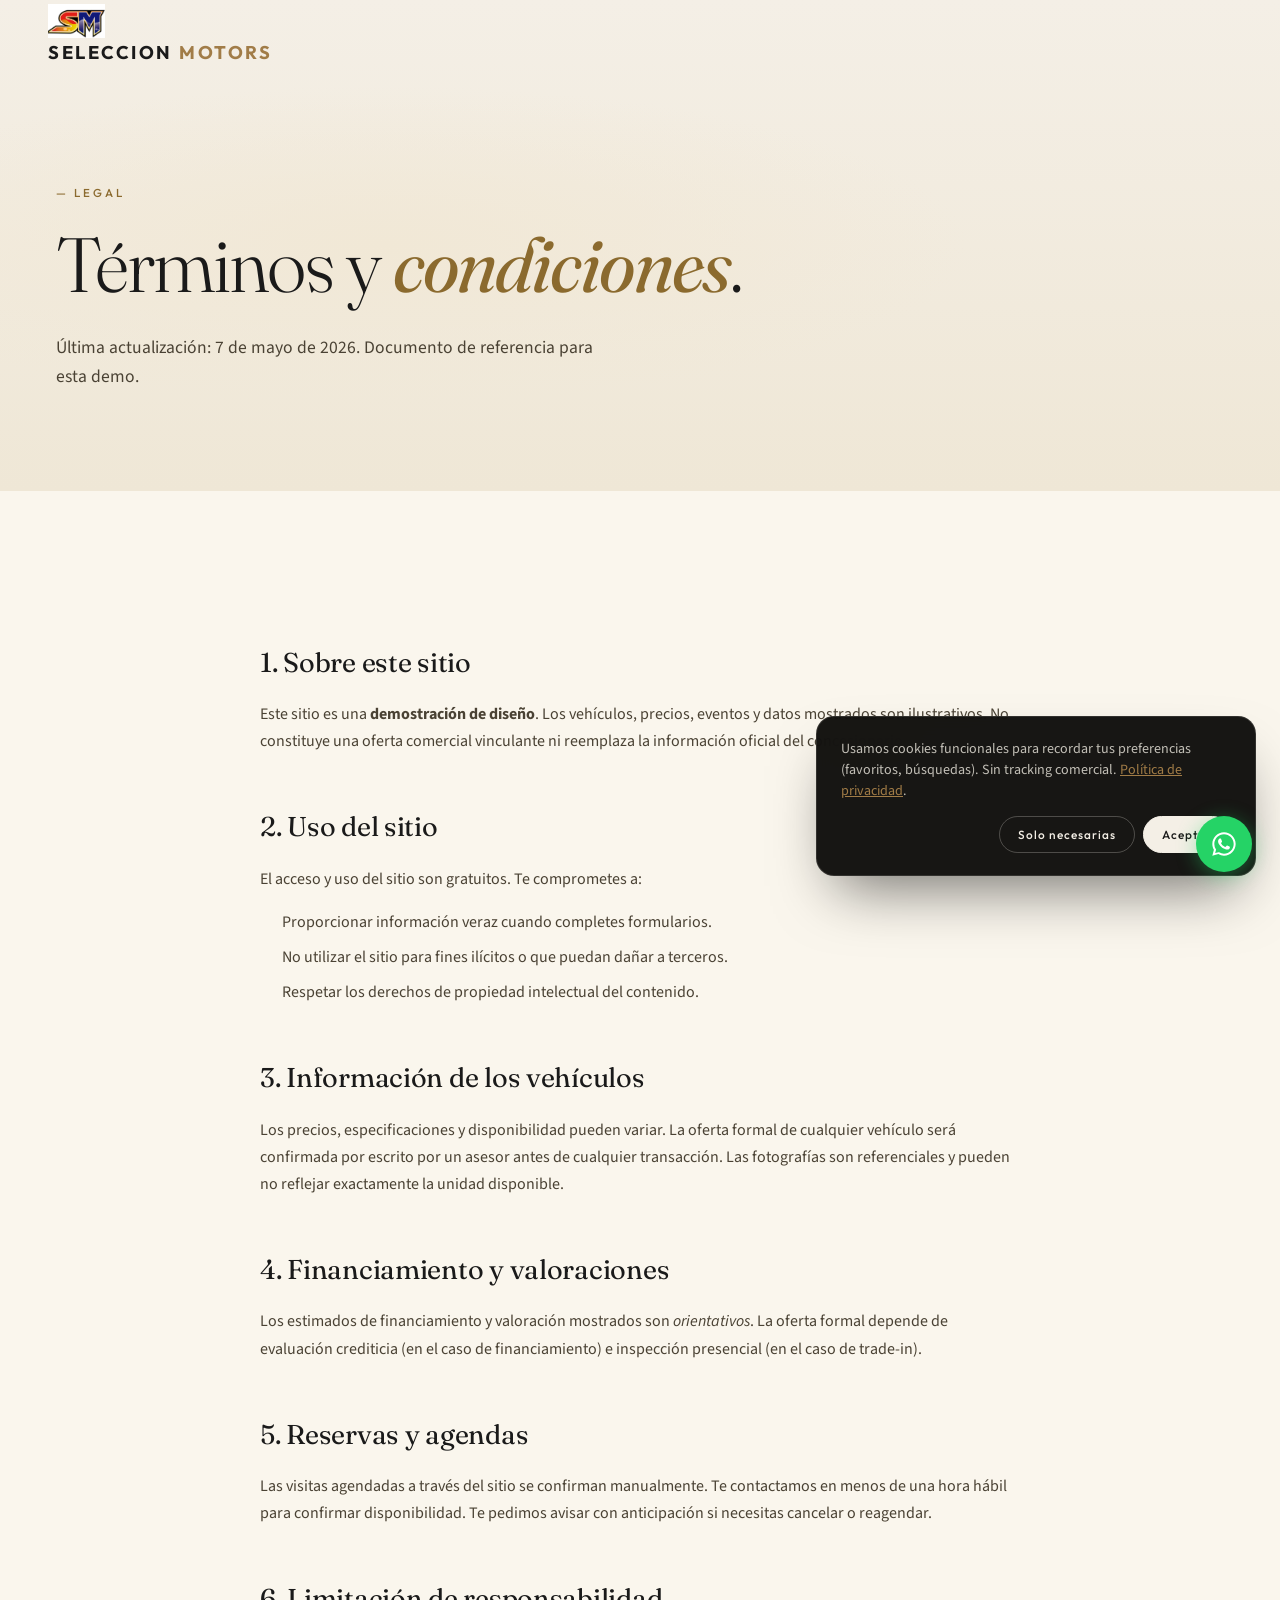
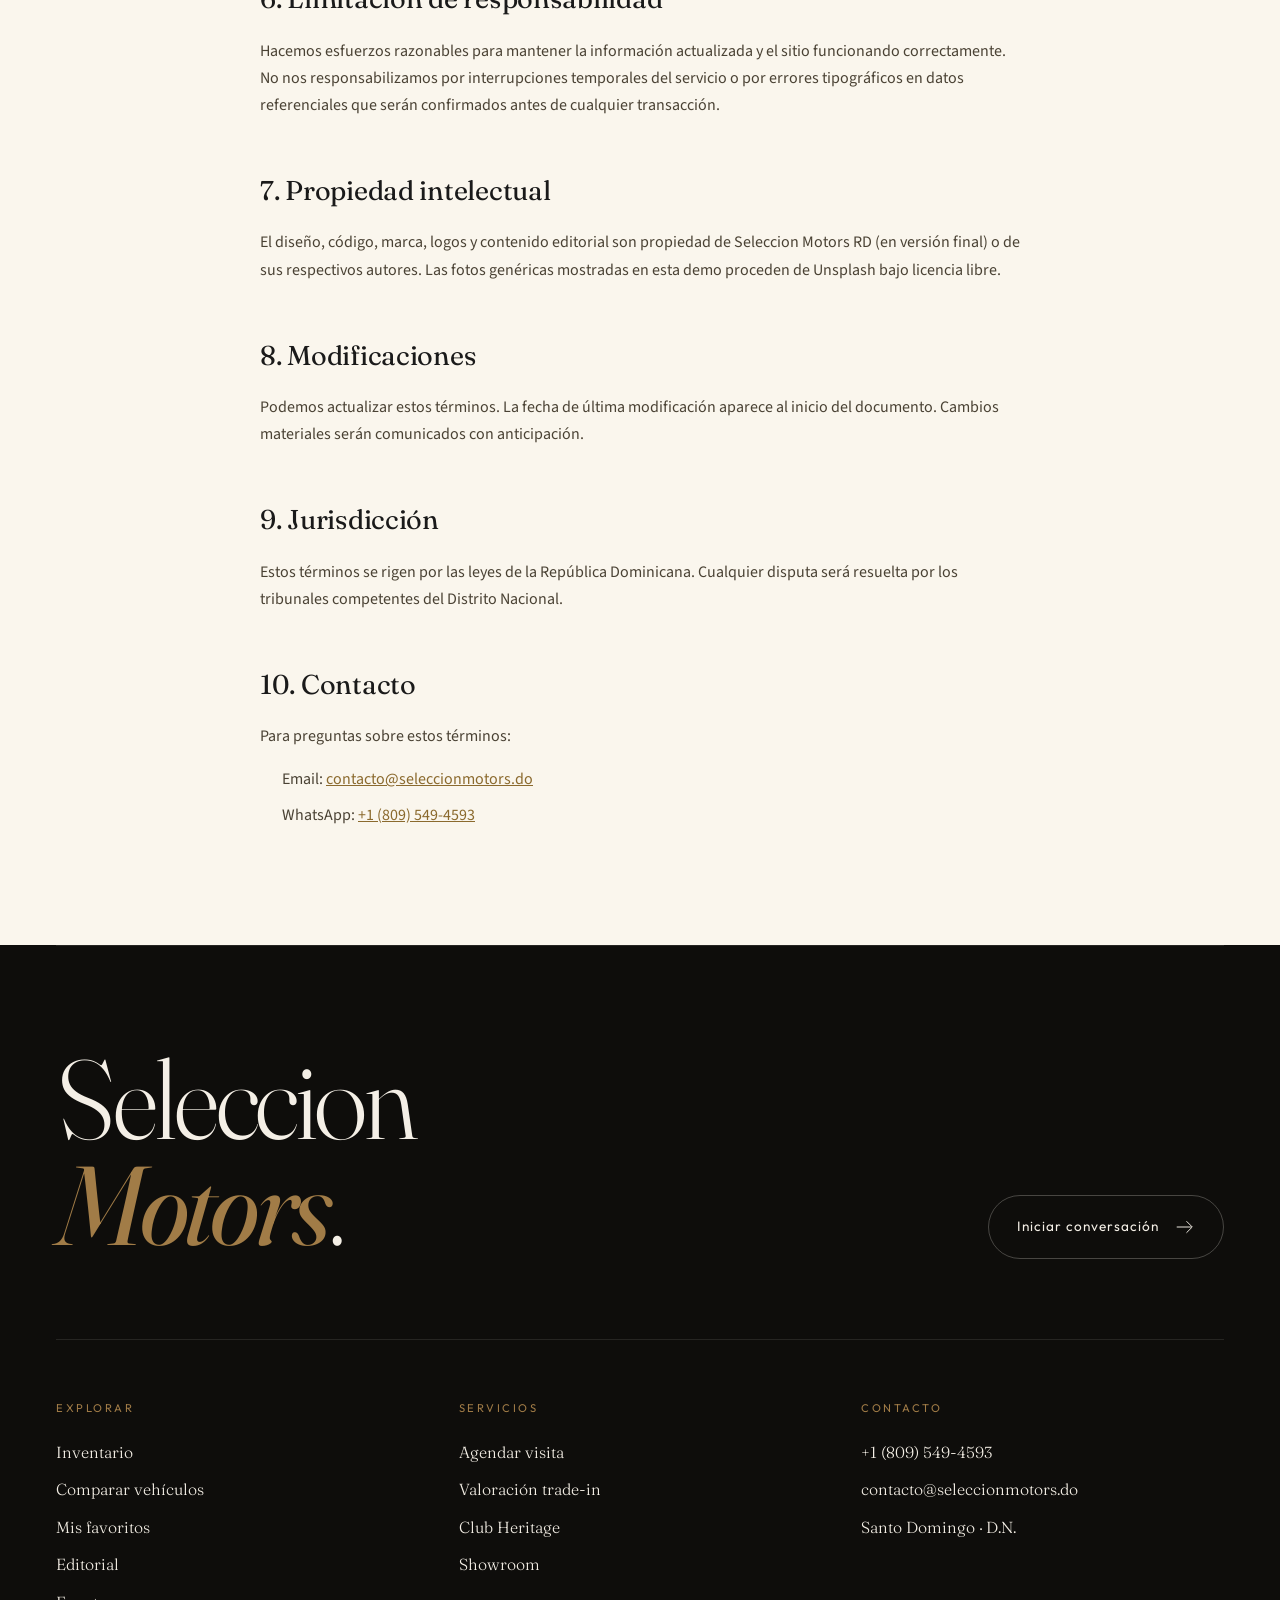
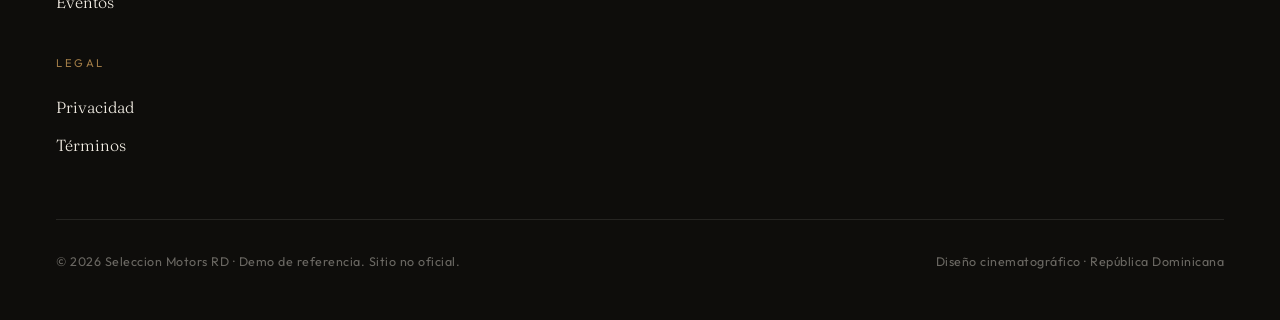
<file: terminos.html>
<!DOCTYPE html>
<html lang="es">
<head>
  <meta charset="UTF-8">
  <meta name="viewport" content="width=device-width, initial-scale=1.0">
  <title>Términos y Condiciones — Seleccion Motors RD</title>
  <link rel="preconnect" href="https://fonts.googleapis.com">
  <link rel="preconnect" href="https://fonts.gstatic.com" crossorigin>
  <link href="https://fonts.googleapis.com/css2?family=Bebas+Neue&family=Fraunces:ital,opsz,wght@0,9..144,300;0,9..144,400;1,9..144,300&family=Outfit:wght@200;300;400;500;600;700&family=Source+Sans+3:wght@300;400;500;600&display=swap" rel="stylesheet">
  <link rel="stylesheet" href="css/shared.css?v=6">
  <link rel="stylesheet" href="css/index.css?v=6">
  <link rel="stylesheet" href="css/pages.css?v=1">
</head>
<body>
  <div data-shell="navbar"></div>

  <header class="page-header">
    <div class="page-header__inner">
      <span class="page-header__eyebrow">— Legal</span>
      <h1 class="page-header__title">Términos y <em>condiciones</em>.</h1>
      <p class="page-header__lede">Última actualización: 7 de mayo de 2026. Documento de referencia para esta demo.</p>
    </div>
  </header>

  <section class="page-section">
    <div class="prose">
      <h2>1. Sobre este sitio</h2>
      <p>Este sitio es una <strong>demostración de diseño</strong>. Los vehículos, precios, eventos y datos mostrados son ilustrativos. No constituye una oferta comercial vinculante ni reemplaza la información oficial del concesionario.</p>

      <h2>2. Uso del sitio</h2>
      <p>El acceso y uso del sitio son gratuitos. Te comprometes a:</p>
      <ul>
        <li>Proporcionar información veraz cuando completes formularios.</li>
        <li>No utilizar el sitio para fines ilícitos o que puedan dañar a terceros.</li>
        <li>Respetar los derechos de propiedad intelectual del contenido.</li>
      </ul>

      <h2>3. Información de los vehículos</h2>
      <p>Los precios, especificaciones y disponibilidad pueden variar. La oferta formal de cualquier vehículo será confirmada por escrito por un asesor antes de cualquier transacción. Las fotografías son referenciales y pueden no reflejar exactamente la unidad disponible.</p>

      <h2>4. Financiamiento y valoraciones</h2>
      <p>Los estimados de financiamiento y valoración mostrados son <em>orientativos</em>. La oferta formal depende de evaluación crediticia (en el caso de financiamiento) e inspección presencial (en el caso de trade-in).</p>

      <h2>5. Reservas y agendas</h2>
      <p>Las visitas agendadas a través del sitio se confirman manualmente. Te contactamos en menos de una hora hábil para confirmar disponibilidad. Te pedimos avisar con anticipación si necesitas cancelar o reagendar.</p>

      <h2>6. Limitación de responsabilidad</h2>
      <p>Hacemos esfuerzos razonables para mantener la información actualizada y el sitio funcionando correctamente. No nos responsabilizamos por interrupciones temporales del servicio o por errores tipográficos en datos referenciales que serán confirmados antes de cualquier transacción.</p>

      <h2>7. Propiedad intelectual</h2>
      <p>El diseño, código, marca, logos y contenido editorial son propiedad de Seleccion Motors RD (en versión final) o de sus respectivos autores. Las fotos genéricas mostradas en esta demo proceden de Unsplash bajo licencia libre.</p>

      <h2>8. Modificaciones</h2>
      <p>Podemos actualizar estos términos. La fecha de última modificación aparece al inicio del documento. Cambios materiales serán comunicados con anticipación.</p>

      <h2>9. Jurisdicción</h2>
      <p>Estos términos se rigen por las leyes de la República Dominicana. Cualquier disputa será resuelta por los tribunales competentes del Distrito Nacional.</p>

      <h2>10. Contacto</h2>
      <p>Para preguntas sobre estos términos:</p>
      <ul>
        <li>Email: <a href="mailto:contacto@seleccionmotors.do">contacto@seleccionmotors.do</a></li>
        <li>WhatsApp: <a href="https://wa.me/18095494593?text=Hola%2C%20escribo%20desde%20su%20sitio%20web%20%28https%3A%2F%2Fseleccion-motors-srl.vercel.app%29%20y%20tengo%20una%20consulta%20sobre%20los%20t%C3%A9rminos.">+1 (809) 549-4593</a></li>
      </ul>
    </div>
  </section>

  <div data-shell="footer"></div>

  <script src="js/features.js?v=1"></script>
  <script src="js/page-shell.js?v=1"></script>
</body>
</html>
</file>
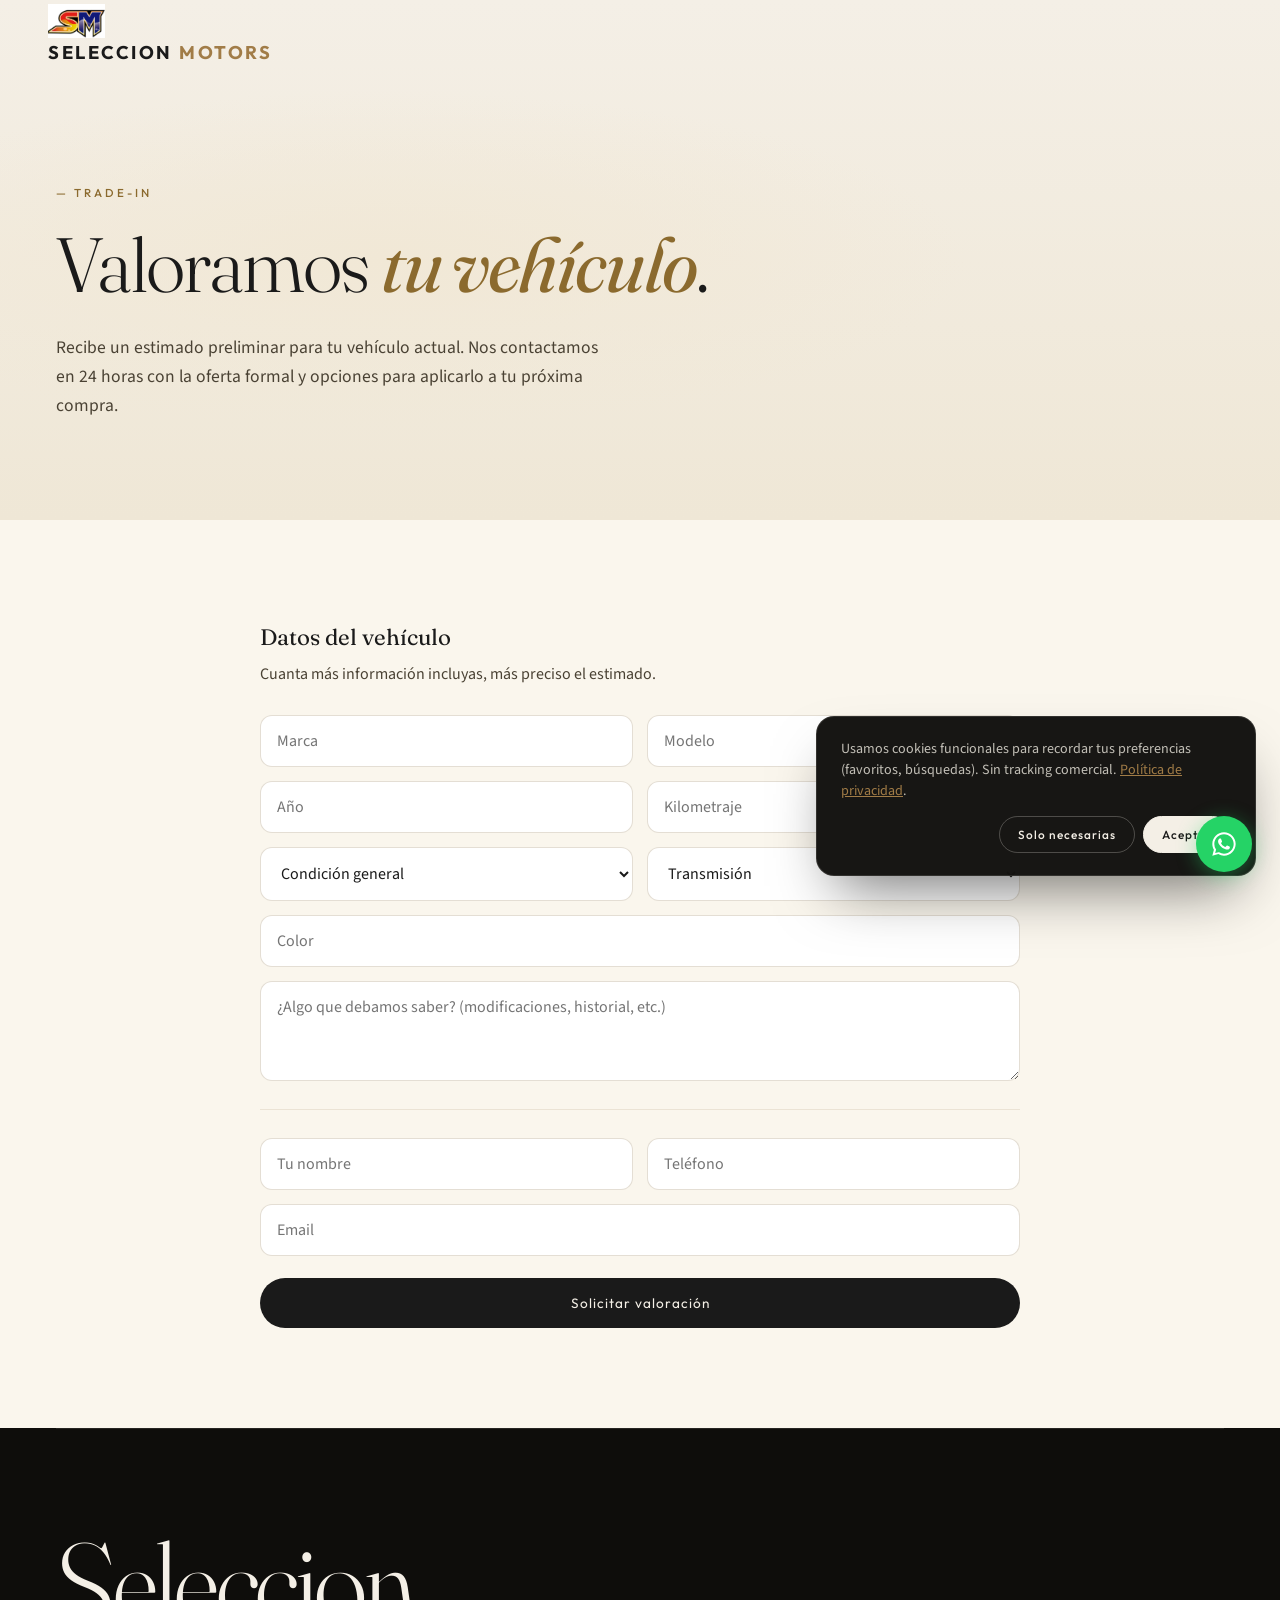
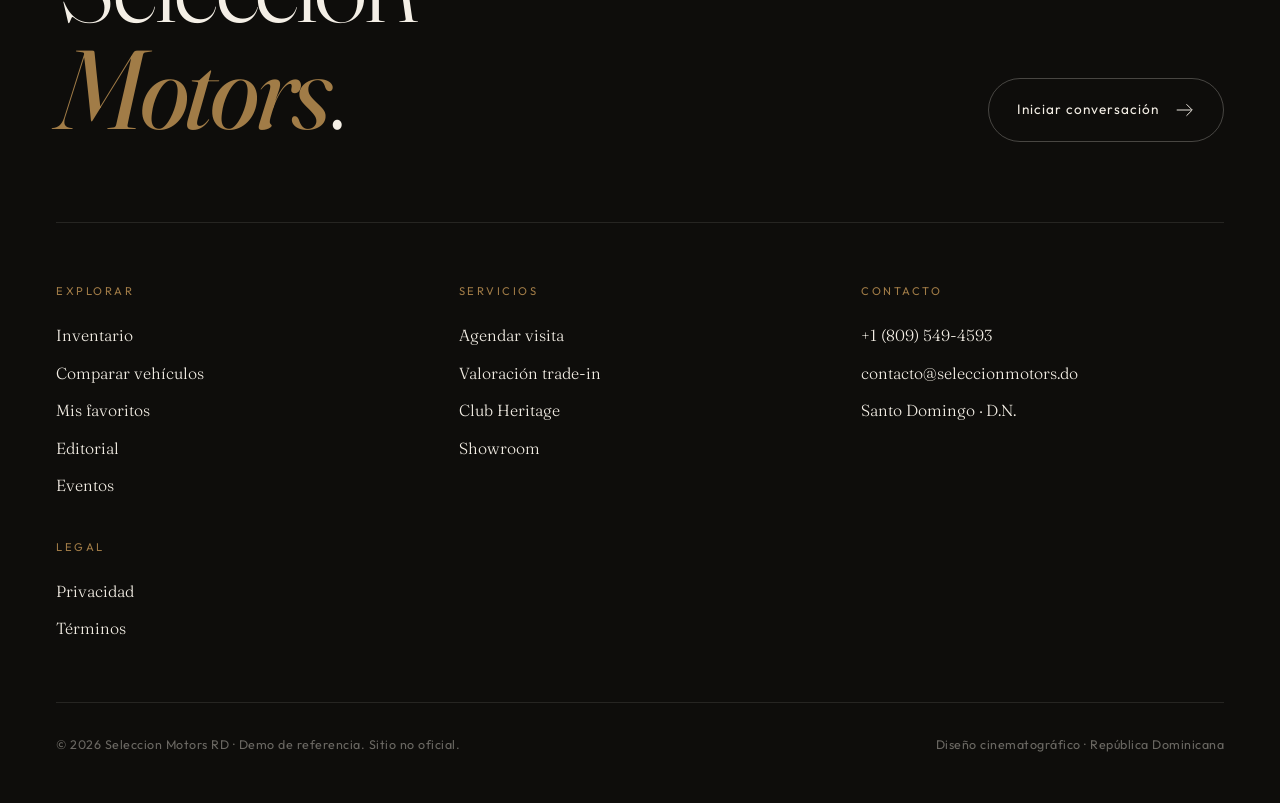
<file: valoracion.html>
<!DOCTYPE html>
<html lang="es">
<head>
  <meta charset="UTF-8">
  <meta name="viewport" content="width=device-width, initial-scale=1.0">
  <title>Valoración Trade-In — Seleccion Motors RD</title>
  <link rel="preconnect" href="https://fonts.googleapis.com">
  <link rel="preconnect" href="https://fonts.gstatic.com" crossorigin>
  <link href="https://fonts.googleapis.com/css2?family=Bebas+Neue&family=Fraunces:ital,opsz,wght@0,9..144,300;0,9..144,400;1,9..144,300&family=Outfit:wght@200;300;400;500;600;700&family=Source+Sans+3:wght@300;400;500;600&display=swap" rel="stylesheet">
  <link rel="stylesheet" href="css/shared.css?v=6">
  <link rel="stylesheet" href="css/index.css?v=6">
  <link rel="stylesheet" href="css/pages.css?v=1">
</head>
<body>
  <div data-shell="navbar"></div>

  <header class="page-header">
    <div class="page-header__inner">
      <span class="page-header__eyebrow">— Trade-in</span>
      <h1 class="page-header__title">Valoramos <em>tu vehículo</em>.</h1>
      <p class="page-header__lede">Recibe un estimado preliminar para tu vehículo actual. Nos contactamos en 24 horas con la oferta formal y opciones para aplicarlo a tu próxima compra.</p>
    </div>
  </header>

  <section class="page-section">
    <div class="page-section__inner" style="max-width:760px">
      <form class="booking-form" id="tradeForm" onsubmit="event.preventDefault();" style="display:grid;gap:14px;grid-template-columns:1fr 1fr">
        <div style="grid-column:1 / -1">
          <h3 class="booking-form__title" style="margin-bottom:6px">Datos del vehículo</h3>
          <p style="font-family:'Source Sans 3',sans-serif;color:var(--ink-500);margin:0 0 14px">Cuanta más información incluyas, más preciso el estimado.</p>
        </div>

        <input name="marca" placeholder="Marca" required>
        <input name="modelo" placeholder="Modelo" required>
        <input name="ano" type="number" placeholder="Año" required min="1990" max="2026">
        <input name="km" type="number" placeholder="Kilometraje" required>
        <select name="condicion">
          <option value="">Condición general</option>
          <option>Excelente</option>
          <option>Buena</option>
          <option>Regular</option>
          <option>Necesita reparaciones</option>
        </select>
        <select name="transmision">
          <option value="">Transmisión</option>
          <option>Automática</option>
          <option>Manual</option>
        </select>
        <input name="color" placeholder="Color" style="grid-column:1 / -1">
        <textarea name="notas" placeholder="¿Algo que debamos saber? (modificaciones, historial, etc.)" style="grid-column:1 / -1;min-height:100px"></textarea>

        <div style="grid-column:1 / -1; height:1px; background:rgba(120,90,40,0.12); margin:14px 0"></div>

        <input name="nombre" placeholder="Tu nombre" required>
        <input name="telefono" type="tel" placeholder="Teléfono" required>
        <input name="email" type="email" placeholder="Email" style="grid-column:1 / -1">

        <button type="submit" style="grid-column:1 / -1">Solicitar valoración</button>
      </form>
    </div>
  </section>

  <div data-shell="footer"></div>

  <script src="js/features.js?v=1"></script>
  <script src="js/page-shell.js?v=1"></script>
  <script>
  document.getElementById('tradeForm').addEventListener('submit', (e) => {
    const fd = new FormData(e.target);
    // Basic estimate (demo): formula based on year + km + condition
    const ano = parseInt(fd.get('ano')) || 2020;
    const km = parseInt(fd.get('km')) || 0;
    const condicion = fd.get('condicion');
    const ageFactor = Math.max(0.25, 1 - (2026 - ano) * 0.08);
    const kmFactor = Math.max(0.5, 1 - (km / 200000) * 0.5);
    const condFactor = { 'Excelente': 1, 'Buena': 0.92, 'Regular': 0.78, 'Necesita reparaciones': 0.55 }[condicion] || 0.85;
    const base = 2500000;
    const est = Math.round(base * ageFactor * kmFactor * condFactor / 1000) * 1000;
    const min = Math.round(est * 0.92 / 1000) * 1000;
    const max = Math.round(est * 1.08 / 1000) * 1000;
    MatosModal.open(`
      <div class="modal__success">
        <div class="check">✓</div>
        <h2>Estimado <em>preliminar</em></h2>
        <p>Para tu ${fd.get('marca')} ${fd.get('modelo')} ${fd.get('ano')}:</p>
        <p style="font-family:'Fraunces',serif;font-size:2rem;color:var(--bronze-600);margin:8px 0">RD$ ${min.toLocaleString('es-DO')} — ${max.toLocaleString('es-DO')}</p>
        <p style="font-size:0.85rem;color:var(--ink-300);font-style:italic">Estimado orientativo. Un asesor confirmará la oferta formal tras inspección presencial dentro de 24 horas.</p>
        <a href="https://wa.me/18095494593?text=Hola%2C%20acabo%20de%20solicitar%20una%20valoraci%C3%B3n%20trade-in%20a%20trav%C3%A9s%20de%20su%20sitio%20web%20%28https%3A%2F%2Fseleccion-motors-srl.vercel.app%29.%20Me%20gustar%C3%ADa%20avanzar%20con%20el%20proceso." target="_blank" rel="noopener" class="btn-cinema btn-cinema--solid" style="margin-top:12px">Continuar por WhatsApp</a>
      </div>`);
  });
  </script>
</body>
</html>
</file>
<file: css/shared.css>
/* ═══════════════════════════════════════════
   DESIGN TOKENS
═══════════════════════════════════════════ */
:root {
  --color-primary: #0d0d0d;
  --color-secondary: #1a1a1a;
  --color-dark: #111111;
  --color-accent: #c9a84c;
  --color-accent-hover: #b8932f;
  --color-bg-light: #f5f5f0;
  --color-bg-white: #fafafa;
  --color-bg-warm: #f0ece4;
  --color-text-dark: #1a1a1a;
  --color-text-light: #e8e6e1;
  --color-text-muted: #6b6b6b;
  --color-text-muted-light: #999;
  --color-border: #e0ddd5;
  --color-overlay: rgba(10, 10, 10, 0.55);
  --font-display: 'Bebas Neue', 'Impact', sans-serif;
  --font-heading: 'Outfit', 'Helvetica Neue', sans-serif;
  --font-body: 'Source Sans 3', 'Helvetica', sans-serif;
  --radius-sm: 4px;
  --radius-md: 6px;
  --transition: 0.3s cubic-bezier(0.25, 0.46, 0.45, 0.94);
  --max-width: 1340px;
}

/* ═══════════════════════════════════════════
   RESET & BASE
═══════════════════════════════════════════ */
*, *::before, *::after {
  margin: 0;
  padding: 0;
  box-sizing: border-box;
}

html {
  scroll-behavior: smooth;
  -webkit-font-smoothing: antialiased;
  -moz-osx-font-smoothing: grayscale;
}

body {
  font-family: var(--font-body);
  font-weight: 400;
  color: var(--color-text-dark);
  background: var(--color-bg-white);
  line-height: 1.6;
  overflow-x: hidden;
}

img {
  max-width: 100%;
  height: auto;
  display: block;
}

a {
  text-decoration: none;
  color: inherit;
  transition: color var(--transition);
}

ul { list-style: none; }

/* ═══════════════════════════════════════════
   NAVBAR
═══════════════════════════════════════════ */
.navbar {
  position: fixed;
  top: 0;
  left: 0;
  width: 100%;
  z-index: 9999;
  padding: 0 48px;
  height: 72px;
  display: flex;
  align-items: center;
  justify-content: space-between;
  background: rgba(13, 13, 13, 0.92);
  backdrop-filter: blur(20px);
  -webkit-backdrop-filter: blur(20px);
  border-bottom: 1px solid rgba(255,255,255,0.06);
  transition: background var(--transition), box-shadow var(--transition);
}

.navbar.scrolled {
  background: rgba(13, 13, 13, 0.98);
  box-shadow: 0 2px 40px rgba(0,0,0,0.3);
}

.navbar__logo {
  font-family: var(--font-heading);
  font-weight: 700;
  font-size: 1.15rem;
  color: #fff;
  letter-spacing: 2.5px;
  text-transform: uppercase;
  white-space: nowrap;
}

.navbar__logo span {
  color: var(--color-accent);
}

.navbar__links {
  display: flex;
  gap: 36px;
  align-items: center;
}

.navbar__links a {
  font-family: var(--font-heading);
  font-size: 0.82rem;
  font-weight: 400;
  color: rgba(255,255,255,0.7);
  letter-spacing: 1.2px;
  text-transform: uppercase;
  transition: color var(--transition);
  position: relative;
}

.navbar__links a::after {
  content: '';
  position: absolute;
  bottom: -4px;
  left: 0;
  width: 0;
  height: 1px;
  background: var(--color-accent);
  transition: width var(--transition);
}

.navbar__links a:hover {
  color: #fff;
}

.navbar__links a:hover::after {
  width: 100%;
}

.navbar__whatsapp {
  display: flex;
  align-items: center;
  gap: 8px;
  background: #25D366;
  color: #fff !important;
  padding: 8px 18px;
  border-radius: var(--radius-sm);
  font-size: 0.78rem !important;
  font-weight: 500 !important;
  letter-spacing: 0.8px !important;
  transition: background var(--transition), transform var(--transition) !important;
}

.navbar__whatsapp:hover {
  background: #1fb855 !important;
  transform: translateY(-1px);
}

.navbar__whatsapp::after { display: none !important; }

.navbar__whatsapp svg {
  width: 16px;
  height: 16px;
  fill: #fff;
}

.navbar__burger {
  display: none;
  flex-direction: column;
  gap: 5px;
  cursor: pointer;
  padding: 4px;
  background: none;
  border: none;
}

.navbar__burger span {
  display: block;
  width: 24px;
  height: 2px;
  background: #fff;
  transition: transform var(--transition), opacity var(--transition);
}

.navbar__burger.active span:nth-child(1) {
  transform: rotate(45deg) translate(5px, 5px);
}
.navbar__burger.active span:nth-child(2) {
  transform: rotate(-45deg) translate(5px, -5px);
}

/* ═══════════════════════════════════════════
   NAVBAR CTA (cinematic build)
═══════════════════════════════════════════ */
.navbar__cta {
  display: inline-flex;
  align-items: center;
  gap: 8px;
  padding: 9px 18px 9px 22px;
  background: rgba(255, 255, 255, 0.08);
  border: 1px solid rgba(255, 255, 255, 0.14);
  border-radius: 100px;
  font-family: var(--font-heading);
  font-size: 0.78rem;
  font-weight: 500;
  letter-spacing: 1px;
  color: #fff !important;
  text-decoration: none;
  transition: background 0.4s, border-color 0.4s, transform 0.3s;
  white-space: nowrap;
}
.navbar__cta:hover {
  background: rgba(201, 168, 76, 0.95);
  border-color: rgba(201, 168, 76, 0.95);
  transform: translateY(-1px);
}
.navbar__cta::after { display: none !important; }
.navbar__cta svg { transition: transform 0.3s; }
.navbar__cta:hover svg { transform: translateX(3px); }

/* Floating navbar mode (already dark — used as marker for JS) */
.navbar--floating {}
.navbar--solid { background: rgba(13,13,13,0.96); }

/* Favorites link with counter pill */
.navbar__fav {
  display: inline-flex;
  align-items: center;
}
.navbar__fav .wish-counter-pill {
  margin-left: 6px;
}

/* ═══════════════════════════════════════════
   BUTTONS
═══════════════════════════════════════════ */
.btn {
  display: inline-flex;
  align-items: center;
  gap: 8px;
  font-family: var(--font-heading);
  font-size: 0.82rem;
  font-weight: 500;
  letter-spacing: 1.5px;
  text-transform: uppercase;
  padding: 14px 36px;
  border: none;
  border-radius: var(--radius-sm);
  cursor: pointer;
  transition: all var(--transition);
}

.btn--primary {
  background: #fff;
  color: var(--color-primary);
}

.btn--primary:hover {
  background: var(--color-accent);
  color: #fff;
  transform: translateY(-2px);
  box-shadow: 0 8px 30px rgba(201, 168, 76, 0.3);
}

.btn--outline {
  background: transparent;
  color: #fff;
  border: 1px solid rgba(255,255,255,0.35);
}

.btn--outline:hover {
  border-color: #fff;
  background: rgba(255,255,255,0.08);
  transform: translateY(-2px);
}

.btn--dark {
  background: var(--color-primary);
  color: #fff;
}

.btn--dark:hover {
  background: var(--color-secondary);
  transform: translateY(-2px);
  box-shadow: 0 8px 30px rgba(0,0,0,0.2);
}

.btn--accent {
  background: var(--color-accent);
  color: #fff;
}

.btn--accent:hover {
  background: var(--color-accent-hover);
  transform: translateY(-2px);
  box-shadow: 0 8px 30px rgba(201, 168, 76, 0.3);
}

.btn--whatsapp {
  background: #25D366;
  color: #fff;
}

.btn--whatsapp:hover {
  background: #1fb855;
  transform: translateY(-2px);
  box-shadow: 0 8px 30px rgba(37,211,102,0.3);
}

.btn--whatsapp svg {
  width: 18px;
  height: 18px;
  fill: #fff;
}

/* ═══════════════════════════════════════════
   SECTION HEADER
═══════════════════════════════════════════ */
.section-header {
  text-align: center;
  margin-bottom: 64px;
}

.section-label {
  font-family: var(--font-heading);
  font-size: 0.75rem;
  font-weight: 500;
  color: var(--color-accent);
  letter-spacing: 4px;
  text-transform: uppercase;
  margin-bottom: 16px;
}

.section-title {
  font-family: var(--font-heading);
  font-size: clamp(2rem, 3.5vw, 3rem);
  font-weight: 200;
  color: var(--color-text-dark);
  letter-spacing: -0.5px;
  line-height: 1.15;
}

.section-title strong {
  font-weight: 600;
}

/* ═══════════════════════════════════════════
   FEATURED CARDS
═══════════════════════════════════════════ */
.featured__grid {
  display: grid;
  grid-template-columns: repeat(3, 1fr);
  gap: 24px;
  max-width: var(--max-width);
  margin: 0 auto;
}

.featured__card {
  position: relative;
  border-radius: var(--radius-md);
  overflow: hidden;
  background: #fff;
  transition: transform var(--transition), box-shadow var(--transition);
  cursor: pointer;
}

.featured__card:hover {
  transform: translateY(-6px);
  box-shadow: 0 20px 60px rgba(0,0,0,0.1);
}

.featured__card-img {
  width: 100%;
  aspect-ratio: 16/10;
  object-fit: cover;
  transition: transform 0.6s ease;
}

.featured__card:hover .featured__card-img {
  transform: scale(1.04);
}

.featured__card-body {
  padding: 28px 24px;
}

.featured__card-tag {
  display: inline-block;
  font-family: var(--font-heading);
  font-size: 0.65rem;
  font-weight: 500;
  letter-spacing: 2px;
  text-transform: uppercase;
  color: var(--color-accent);
  margin-bottom: 10px;
}

.featured__card-title {
  font-family: var(--font-heading);
  font-size: 1.35rem;
  font-weight: 600;
  color: var(--color-text-dark);
  margin-bottom: 6px;
}

.featured__card-desc {
  font-size: 0.9rem;
  color: var(--color-text-muted);
  font-weight: 300;
  margin-bottom: 16px;
}

.featured__card-price {
  font-family: var(--font-heading);
  font-size: 1.1rem;
  font-weight: 600;
  color: var(--color-primary);
}

.featured__card-price span {
  font-size: 0.8rem;
  font-weight: 300;
  color: var(--color-text-muted);
}

/* ═══════════════════════════════════════════
   MOBILE MENU OVERLAY
═══════════════════════════════════════════ */
.mobile-menu {
  position: fixed;
  inset: 0;
  background: rgba(13,13,13,0.98);
  z-index: 9998;
  display: flex;
  flex-direction: column;
  align-items: center;
  justify-content: center;
  gap: 32px;
  opacity: 0;
  pointer-events: none;
  transition: opacity 0.4s ease;
}

.mobile-menu.active {
  opacity: 1;
  pointer-events: all;
}

.mobile-menu a {
  font-family: var(--font-heading);
  font-size: 1.8rem;
  font-weight: 300;
  color: rgba(255,255,255,0.8);
  letter-spacing: 3px;
  text-transform: uppercase;
  transition: color var(--transition);
}

.mobile-menu a:hover {
  color: var(--color-accent);
}

/* ═══════════════════════════════════════════
   FOOTER
═══════════════════════════════════════════ */
footer {
  background: var(--color-dark);
  color: var(--color-text-muted-light);
  padding: 80px 48px 40px;
}

.footer__inner {
  max-width: var(--max-width);
  margin: 0 auto;
  display: grid;
  grid-template-columns: 2fr 1fr 1fr 1.5fr;
  gap: 60px;
}

.footer__brand-name {
  font-family: var(--font-heading);
  font-size: 1.1rem;
  font-weight: 700;
  color: #fff;
  letter-spacing: 2px;
  text-transform: uppercase;
  margin-bottom: 16px;
}

.footer__brand-name span {
  color: var(--color-accent);
}

.footer__brand-text {
  font-size: 0.88rem;
  line-height: 1.7;
  color: var(--color-text-muted-light);
  font-weight: 300;
  max-width: 320px;
}

.footer__heading {
  font-family: var(--font-heading);
  font-size: 0.72rem;
  font-weight: 600;
  color: #fff;
  letter-spacing: 2.5px;
  text-transform: uppercase;
  margin-bottom: 20px;
}

.footer__links li {
  margin-bottom: 10px;
}

.footer__links a {
  font-size: 0.88rem;
  color: var(--color-text-muted-light);
  font-weight: 300;
  transition: color var(--transition);
}

.footer__links a:hover {
  color: var(--color-accent);
}

.footer__contact-item {
  display: flex;
  align-items: flex-start;
  gap: 10px;
  margin-bottom: 14px;
  font-size: 0.88rem;
  font-weight: 300;
}

.footer__contact-item svg {
  width: 16px;
  height: 16px;
  stroke: var(--color-accent);
  fill: none;
  stroke-width: 1.5;
  flex-shrink: 0;
  margin-top: 3px;
}

.footer__bottom {
  max-width: var(--max-width);
  margin: 60px auto 0;
  padding-top: 24px;
  border-top: 1px solid rgba(255,255,255,0.08);
  display: flex;
  justify-content: space-between;
  align-items: center;
  flex-wrap: wrap;
  gap: 16px;
}

.footer__copy {
  font-size: 0.78rem;
  color: var(--color-text-muted-light);
  font-weight: 300;
}

.footer__socials {
  display: flex;
  gap: 16px;
}

.footer__socials a {
  width: 36px;
  height: 36px;
  border-radius: 50%;
  background: rgba(255,255,255,0.06);
  display: flex;
  align-items: center;
  justify-content: center;
  transition: background var(--transition), transform var(--transition);
}

.footer__socials a:hover {
  background: var(--color-accent);
  transform: translateY(-2px);
}

.footer__socials svg {
  width: 16px;
  height: 16px;
  fill: #fff;
}

/* ═══════════════════════════════════════════
   FLOATING WHATSAPP BUTTON
═══════════════════════════════════════════ */
.whatsapp-float {
  position: fixed;
  bottom: 28px;
  right: 28px;
  width: 56px;
  height: 56px;
  background: #25D366;
  border-radius: 50%;
  display: flex;
  align-items: center;
  justify-content: center;
  z-index: 9998;
  box-shadow: 0 4px 20px rgba(37,211,102,0.4);
  transition: transform var(--transition), box-shadow var(--transition);
  cursor: pointer;
}

.whatsapp-float:hover {
  transform: scale(1.08);
  box-shadow: 0 6px 28px rgba(37,211,102,0.5);
}

.whatsapp-float svg {
  width: 28px;
  height: 28px;
  fill: #fff;
}

/* ═══════════════════════════════════════════
   ANIMATIONS
═══════════════════════════════════════════ */
@keyframes fadeUp {
  to {
    opacity: 1;
    transform: translateY(0);
  }
}

.reveal {
  opacity: 0;
  transform: translateY(40px);
  transition: opacity 0.7s ease, transform 0.7s ease;
}

.reveal.visible {
  opacity: 1;
  transform: translateY(0);
}

.reveal-stagger {
  opacity: 0;
  transform: translateY(30px);
  transition: opacity 0.6s ease, transform 0.6s ease;
}

.reveal-stagger.visible {
  opacity: 1;
  transform: translateY(0);
}

/* ═══════════════════════════════════════════
   RESPONSIVE
═══════════════════════════════════════════ */
@media (max-width: 1200px) {
  .footer__inner {
    grid-template-columns: 1fr 1fr;
    gap: 40px;
  }
}

@media (max-width: 1024px) {
  .featured__grid {
    grid-template-columns: repeat(2, 1fr);
  }

  .navbar__links {
    display: none;
  }

  .navbar__burger {
    display: flex;
  }

  .navbar {
    padding: 0 24px;
  }

  .featured,
  footer {
    padding-left: 24px;
    padding-right: 24px;
  }
}

@media (max-width: 768px) {
  .featured__grid {
    grid-template-columns: 1fr;
    max-width: 500px;
  }

  .footer__inner {
    grid-template-columns: 1fr;
    gap: 36px;
  }

  .footer__bottom {
    flex-direction: column;
    text-align: center;
  }
}

@media (max-width: 480px) {
  .featured,
  footer {
    padding-left: 16px;
    padding-right: 16px;
  }
}

/* ═══════════════════════════════════════════
   INVENTORY BADGES
═══════════════════════════════════════════ */
.inv-badge {
  position: absolute;
  top: 12px;
  left: 12px;
  font-family: var(--font-heading);
  font-size: 0.65rem;
  font-weight: 600;
  letter-spacing: 1px;
  text-transform: uppercase;
  padding: 5px 12px;
  border-radius: var(--radius-sm);
  z-index: 2;
}
.inv-badge--new { background: #25D366; color: #fff; }
.inv-badge--offer { background: var(--color-accent); color: #fff; }
.inv-badge--used { background: rgba(0,0,0,0.6); color: #fff; -webkit-backdrop-filter: blur(8px); backdrop-filter: blur(8px); }
</file>
<file: css/index.css>
﻿/* ═══════════════════════════════════════════
   MATOS DEALER · CINEMATIC INDEX STYLES v6
   Palette: rhythmic DARK ↔ LIGHT alternation
═══════════════════════════════════════════ */

:root {
  --champagne-50: #faf6ed;
  --champagne-100: #f4efe6;
  --champagne-200: #efe7d6;
  --champagne-300: #e8dbc1;
  --champagne-400: #d8c595;
  --bronze-500: #a17c47;
  --bronze-600: #8b6a2e;
  --bronze-700: #5b4a2c;
  --ink-900: #0e0d0b;
  --ink-800: #1a1a1a;
  --ink-700: #2a2622;
  --ink-500: #4a4234;
  --ink-300: #6b5d44;
}

/* ─── NAVBAR OVERRIDES (index.html only) ─── */
.navbar {
  position: absolute;
  background: transparent;
  backdrop-filter: none;
  -webkit-backdrop-filter: none;
  border-bottom: none;
  z-index: 9999;
}
.navbar.scrolled { background: transparent; box-shadow: none; }
.navbar__logo { color: #1A1A1A; }
.navbar__logo span { color: var(--bronze-500); }
.navbar__burger { display: flex; }
.navbar__burger span { background: #1A1A1A; }

/* ═══════════════════════════════════════════
   HERO — EDITORIAL LIGHT v2
═══════════════════════════════════════════ */
.hero {
  position: relative;
  width: 100%;
  min-height: 100vh;
  overflow: hidden;
  background: #F4F2EF;
}

.hero__inner {
  position: relative;
  z-index: 5;
  min-height: 100vh;
  display: flex;
  align-items: center;
  padding-top: 80px;
  padding-bottom: 60px;
}

/* ─── LEFT COLUMN (45%) ─── */
.hero__text {
  flex: 0 0 45%;
  padding: 0 48px 0 60px;
}

.hero__badge {
  display: inline-flex;
  align-items: center;
  gap: 7px;
  font-family: 'Inter', 'Outfit', sans-serif;
  font-size: 10px;
  font-weight: 400;
  letter-spacing: 0.12em;
  text-transform: uppercase;
  color: #1A1A1A;
  background: rgba(26,26,26,0.07);
  border-radius: 20px;
  padding: 5px 14px;
  margin-bottom: 28px;
}
.hero__badge svg { flex-shrink: 0; }

.hero__title {
  font-family: 'Cormorant Garamond', serif;
  font-size: clamp(52px, 6vw, 72px);
  font-weight: 300;
  line-height: 1.05;
  color: #1A1A1A;
  margin-bottom: 14px;
  letter-spacing: -0.01em;
}
.hero__title em {
  font-style: italic;
  font-weight: 300;
  color: #C0392B;
}

.hero__sub {
  font-family: 'Inter', 'Outfit', sans-serif;
  font-size: 18px;
  font-weight: 400;
  color: #3A3A3A;
  letter-spacing: 0.01em;
  line-height: 1.6;
  margin-top: 12px;
  margin-bottom: 36px;
}
.hero__sub::before {
  content: '';
  display: block;
  width: 32px;
  height: 1px;
  background: #C0392B;
  margin-bottom: 12px;
}

/* ─── SEARCH BAR ─── */
.hero__search {
  display: flex;
  background: #FFFFFF;
  border-radius: 6px;
  border: 0.5px solid #E0DDD8;
  max-width: 440px;
  overflow: hidden;
}

.hero__select {
  flex: 1;
  padding: 14px 12px;
  font-family: 'Inter', 'Outfit', sans-serif;
  font-size: 12px;
  color: #1A1A1A;
  background: transparent;
  border: none;
  border-right: 0.5px solid #E0DDD8;
  outline: none;
  -webkit-appearance: none;
  appearance: none;
  cursor: pointer;
  min-width: 0;
}
.hero__select--last { border-right: none; }

.hero__search-btn {
  background: #1A1A1A;
  border: none;
  padding: 0 20px;
  cursor: pointer;
  display: flex;
  align-items: center;
  justify-content: center;
  flex-shrink: 0;
  transition: background 0.2s;
}
.hero__search-btn:hover { background: #333; }

/* ─── CATEGORIES ─── */
.hero__cats {
  display: flex;
  align-items: center;
  gap: 8px;
  margin-top: 14px;
  font-family: 'Inter', 'Outfit', sans-serif;
  font-size: 11px;
}
.hero__cats-dash { color: #CCC; }
.hero__cats-sep  { color: #CCC; }
.hero__cat {
  color: #888;
  cursor: pointer;
  border-bottom: 0.5px solid #CCC;
  padding-bottom: 1px;
  text-decoration: none;
  transition: color 0.2s, border-color 0.2s;
}
.hero__cat:hover { color: #1A1A1A; border-bottom-color: #888; }

/* ─── RIGHT COLUMN (55%) — slider ─── */
.hero__visual {
  flex: 0 0 55%;
  position: relative;
  min-height: 100vh;
}

/* Circle centered at ~62% of total viewport — más al centro del hero */
.hero__slider-wrap {
  position: absolute;
  top: 50%;
  left: 28%;
  transform: translate(-50%, -50%);
  width: 300px;
  height: 300px;
}

.hero__circle {
  position: absolute;
  inset: 0;
  border-radius: 50%;
  background: #C0392B;
}

/* ─── CARS — atraviesan el círculo 180% del diámetro ─── */
.hero__cars {
  position: absolute;
  top: 0;
  left: 50%;
  transform: translateX(-50%);
  width: 540px;   /* 180% de 300px → sobresale 120px a cada lado */
  height: 300px;
  z-index: 2;
  overflow: hidden; /* clips drive animation within car container */
}

@keyframes carExitDrive {
  from { transform: translateX(0);    opacity: 1; }
  to   { transform: translateX(120%); opacity: 0; }
}

@keyframes carEnterDrive {
  from { transform: translateX(-120%); opacity: 0; }
  to   { transform: translateX(0);     opacity: 1; }
}

.hero__car {
  position: absolute;
  width: 100%;
  bottom: 4%;
  left: 0;
  object-fit: contain;
  opacity: 0;
  transform: translateX(0);
  pointer-events: none;
  user-select: none;
}

.hero__car--active {
  opacity: 1;
  transform: translateX(0);
}

.hero__car--exit {
  animation: carExitDrive 0.6s cubic-bezier(0.4, 0, 0.8, 0.2) forwards;
}

.hero__car--enter {
  animation: carEnterDrive 0.7s cubic-bezier(0.2, 0, 0.3, 1) forwards;
}

/* ─── DOTS ─── */
.hero__dots {
  position: absolute;
  bottom: -30px;
  left: 50%;
  transform: translateX(-50%);
  display: flex;
  align-items: center;
  gap: 8px;
}

.hero__dot {
  width: 6px;
  height: 6px;
  border-radius: 50%;
  background: #CCC;
  border: none;
  cursor: pointer;
  padding: 0;
  transition: background 0.25s;
  flex-shrink: 0;
}

.hero__dot--active { background: #1A1A1A; }

/* ─── SOCIAL ICONS (abs left) ─── */
.hero__socials {
  position: absolute;
  left: 20px;
  top: 75%;
  transform: translateY(-50%);
  z-index: 10;
  display: flex;
  flex-direction: column;
  gap: 18px;
}
.hero__social {
  display: flex;
  align-items: center;
  justify-content: center;
  text-decoration: none;
  opacity: 1;
  transition: opacity 0.2s ease;
  cursor: pointer;
}
.hero__social:hover { opacity: 0.75; }

/* ─── DISCLAIMER (bottom bar) ─── */
.hero__disclaimer {
  position: absolute;
  bottom: 0;
  left: 0;
  right: 0;
  border-top: 0.5px solid rgba(26,26,26,0.08);
  padding: 10px 40px;
  display: flex;
  justify-content: center;
  font-family: 'Inter', 'Outfit', sans-serif;
  font-size: 9px;
  letter-spacing: 0.18em;
  color: #AAAAAA;
  z-index: 5;
  text-transform: uppercase;
}

/* ─── CINEMA BUTTONS (mobile menu) ─── */
.btn-cinema {
  position: relative;
  display: inline-flex;
  align-items: center;
  gap: 10px;
  padding: 16px 28px;
  font-family: var(--font-heading);
  font-size: 0.82rem;
  font-weight: 500;
  letter-spacing: 0.5px;
  border-radius: 100px;
  cursor: pointer;
  transition: background 0.4s, color 0.4s, border 0.4s, box-shadow 0.4s, transform 0.3s;
  white-space: nowrap;
  text-decoration: none;
}
.btn-cinema svg { transition: transform 0.4s cubic-bezier(0.22,1,0.36,1); }
.btn-cinema:hover svg { transform: translateX(4px); }

.btn-cinema--solid {
  background: var(--ink-800);
  color: var(--champagne-100);
  border: 1px solid var(--ink-800);
}
.btn-cinema--solid:hover {
  background: var(--bronze-600);
  border-color: var(--bronze-600);
  box-shadow: 0 14px 32px rgba(60,40,15,0.28);
}

.btn-cinema--ghost {
  background: transparent;
  color: var(--ink-800);
  border: 1px solid rgba(26,26,26,0.25);
}
.btn-cinema--ghost:hover {
  background: rgba(26,26,26,0.06);
  border-color: rgba(26,26,26,0.5);
}

.btn-cinema--ghost-light {
  background: transparent;
  color: var(--champagne-100);
  border: 1px solid rgba(244,239,230,0.35);
}
.btn-cinema--ghost-light:hover {
  background: rgba(244,239,230,0.1);
  border-color: var(--champagne-100);
}

.btn-cinema--invert {
  background: var(--champagne-100);
  color: var(--ink-800);
  border: 1px solid var(--champagne-100);
}
.btn-cinema--invert:hover {
  background: var(--bronze-500);
  border-color: var(--bronze-500);
  color: var(--champagne-100);
}

/* ═══════════════════════════════════════════
   SECTION TYPOGRAPHY
═══════════════════════════════════════════ */
.section-eyebrow {
  display: inline-block;
  font-family: var(--font-heading);
  font-size: 0.72rem;
  font-weight: 500;
  letter-spacing: 3px;
  text-transform: uppercase;
  color: var(--bronze-600);
  margin-bottom: 24px;
}
.section-eyebrow--light { color: var(--bronze-500); }

.section-display {
  font-family: 'Fraunces', serif;
  font-size: clamp(2.5rem, 6.2vw, 5.8rem);
  font-weight: 300;
  line-height: 1;
  letter-spacing: -0.025em;
  color: var(--ink-800);
}
.section-display em { font-style: italic; font-weight: 400; color: var(--bronze-600); }
.section-display--light { color: var(--champagne-100); }
.section-display--light em { color: var(--bronze-500); }

.section-lede {
  font-family: var(--font-body);
  font-size: 1.1rem;
  line-height: 1.65;
  color: var(--ink-500);
  max-width: 540px;
  margin-top: 32px;
}
.section-lede--light { color: rgba(244,239,230,0.75); }

/* ═══════════════════════════════════════════
   BRANDS MARQUEE
═══════════════════════════════════════════ */
.brands-marquee {
  background: var(--champagne-100);
  border-top: 1px solid rgba(120,90,40,0.1);
  border-bottom: 1px solid rgba(120,90,40,0.1);
  overflow: hidden;
  padding: 36px 0;
}
.brands-marquee__track {
  display: flex;
  align-items: center;
  gap: 56px;
  white-space: nowrap;
  animation: marqueeScroll 50s linear infinite;
  width: max-content;
}
.brands-marquee__item {
  font-family: 'Fraunces', serif;
  font-style: italic;
  font-weight: 300;
  font-size: clamp(1.6rem, 3vw, 2.6rem);
  letter-spacing: -0.02em;
  color: var(--ink-800);
}
.brands-marquee__sep {
  color: var(--bronze-500);
  font-size: 0.9em;
  opacity: 0.8;
}
@keyframes marqueeScroll {
  to { transform: translateX(-50%); }
}

/* ═══════════════════════════════════════════
   INVENTORY
═══════════════════════════════════════════ */
.inventory {
  background: var(--champagne-50);
  padding: 140px 56px;
}
.inventory__header {
  max-width: var(--max-width);
  margin: 0 auto 56px;
}
.inventory__header .section-lede { margin-top: 24px; }

.inventory__search {
  max-width: 720px;
  margin: 0 auto 32px;
  display: flex;
  align-items: center;
  gap: 8px;
  background: #fff;
  border: 1px solid rgba(120,90,40,0.18);
  border-radius: 100px;
  padding: 8px 8px 8px 22px;
  transition: border-color 0.3s, box-shadow 0.3s;
}
.inventory__search:focus-within {
  border-color: var(--bronze-600);
  box-shadow: 0 0 0 4px rgba(139,106,46,0.1);
}
.inventory__search-icon {
  display: inline-flex;
  color: var(--bronze-600);
  flex-shrink: 0;
}
.inventory__search input {
  flex: 1;
  border: 0;
  outline: 0;
  background: transparent;
  padding: 12px 0;
  font-family: var(--font-body);
  font-size: 1rem;
  color: var(--ink-800);
  min-width: 0;
}
.inventory__search input::placeholder { color: var(--ink-300); }
.inventory__search-btn {
  padding: 12px 24px;
  background: var(--ink-800);
  color: var(--champagne-100);
  border: 0;
  border-radius: 100px;
  font-family: var(--font-heading);
  font-size: 0.78rem;
  font-weight: 500;
  letter-spacing: 1px;
  cursor: pointer;
  transition: background 0.3s;
}
.inventory__search-btn:hover { background: var(--bronze-600); }

.inventory__filters {
  max-width: var(--max-width);
  margin: 0 auto 48px;
  display: flex;
  flex-wrap: wrap;
  gap: 8px;
  justify-content: center;
}
.inv-chip {
  padding: 10px 20px;
  background: transparent;
  border: 1px solid rgba(120,90,40,0.25);
  border-radius: 100px;
  font-family: var(--font-heading);
  font-size: 0.78rem;
  font-weight: 500;
  letter-spacing: 0.8px;
  color: var(--ink-500);
  cursor: pointer;
  transition: all 0.3s;
  white-space: nowrap;
}
.inv-chip:hover {
  border-color: var(--bronze-600);
  color: var(--ink-800);
}
.inv-chip.is-active {
  background: var(--ink-800);
  color: var(--champagne-100);
  border-color: var(--ink-800);
}

.inventory__grid {
  max-width: var(--max-width);
  margin: 0 auto;
  display: grid;
  grid-template-columns: repeat(auto-fill, minmax(320px, 1fr));
  gap: 24px;
}

.inv-card {
  display: flex;
  flex-direction: column;
  background: #fff;
  border: 1px solid rgba(120,90,40,0.1);
  border-radius: 20px;
  overflow: hidden;
  text-decoration: none;
  color: inherit;
  transition: transform 0.4s cubic-bezier(0.22,1,0.36,1), box-shadow 0.4s;
}
.inv-card:hover {
  transform: translateY(-6px);
  box-shadow: 0 30px 60px -25px rgba(60,40,15,0.25);
}
.inv-card__media {
  position: relative;
  aspect-ratio: 16 / 11;
  overflow: hidden;
  background: linear-gradient(135deg, var(--champagne-200) 0%, var(--champagne-300) 100%);
}
.inv-card__media img {
  width: 100%;
  height: 100%;
  object-fit: cover;
  transition: transform 0.7s cubic-bezier(0.22,1,0.36,1);
}
.inv-card:hover .inv-card__media img { transform: scale(1.06); }

.inv-card__badge {
  position: absolute;
  top: 14px;
  left: 14px;
  padding: 6px 12px;
  background: rgba(14,13,11,0.85);
  -webkit-backdrop-filter: blur(8px);
  backdrop-filter: blur(8px);
  color: var(--champagne-100);
  font-family: var(--font-heading);
  font-size: 0.65rem;
  font-weight: 500;
  letter-spacing: 1.5px;
  text-transform: uppercase;
  border-radius: 100px;
}

.inv-card__body {
  display: flex;
  flex-direction: column;
  gap: 12px;
  padding: 22px 22px 24px;
}
.inv-card__head {
  display: flex;
  justify-content: space-between;
  align-items: center;
  font-family: var(--font-heading);
  font-size: 0.7rem;
  font-weight: 500;
  letter-spacing: 1.5px;
  text-transform: uppercase;
}
.inv-card__brand { color: var(--bronze-600); }
.inv-card__year { color: var(--ink-300); }
.inv-card__title {
  font-family: 'Fraunces', serif;
  font-weight: 400;
  font-size: 1.45rem;
  letter-spacing: -0.01em;
  color: var(--ink-800);
}
.inv-card__meta {
  display: flex;
  flex-wrap: wrap;
  align-items: center;
  gap: 8px;
  font-family: var(--font-body);
  font-size: 0.85rem;
  color: var(--ink-300);
}
.inv-card__meta i {
  font-style: normal;
  color: var(--bronze-500);
  opacity: 0.6;
}
.inv-card__foot {
  display: flex;
  justify-content: space-between;
  align-items: center;
  padding-top: 14px;
  border-top: 1px solid rgba(120,90,40,0.1);
  margin-top: 4px;
}
.inv-card__price {
  font-family: 'Fraunces', serif;
  font-size: 1.1rem;
  font-weight: 400;
  color: var(--ink-800);
}
.inv-card__arrow {
  display: inline-flex;
  align-items: center;
  justify-content: center;
  width: 38px;
  height: 38px;
  border-radius: 50%;
  background: var(--champagne-100);
  color: var(--ink-800);
  transition: background 0.3s, color 0.3s, transform 0.3s;
}
.inv-card:hover .inv-card__arrow {
  background: var(--ink-800);
  color: var(--champagne-100);
  transform: rotate(-45deg);
}

.inv-empty {
  grid-column: 1 / -1;
  text-align: center;
  font-family: 'Fraunces', serif;
  font-size: 1.2rem;
  color: var(--ink-500);
  padding: 60px 24px;
}

.inventory__more {
  max-width: var(--max-width);
  margin: 56px auto 0;
  text-align: center;
}

/* ═══════════════════════════════════════════
   MANIFESTO
═══════════════════════════════════════════ */
.manifesto {
  background: var(--ink-900);
  color: var(--champagne-100);
  padding: 160px 56px;
}
.manifesto__inner {
  max-width: var(--max-width);
  margin: 0 auto;
  display: grid;
  grid-template-columns: 1fr 1fr;
  gap: 100px;
  align-items: flex-start;
}
.manifesto__sticky {
  position: sticky;
  top: 120px;
  align-self: flex-start;
}
.manifesto__col {
  display: flex;
  flex-direction: column;
  gap: 80px;
}
.manifesto__num {
  font-family: 'Fraunces', serif;
  font-style: italic;
  font-size: 1.5rem;
  font-weight: 300;
  color: var(--bronze-500);
  display: block;
  margin-bottom: 16px;
}
.manifesto__block h3 {
  font-family: 'Fraunces', serif;
  font-weight: 400;
  font-size: 2.4rem;
  letter-spacing: -0.015em;
  color: var(--champagne-100);
  margin-bottom: 18px;
}
.manifesto__block p {
  font-family: var(--font-body);
  font-size: 1.05rem;
  line-height: 1.75;
  color: rgba(244,239,230,0.7);
  max-width: 480px;
}

/* ═══════════════════════════════════════════
   EXPERIENCE — bento grid
═══════════════════════════════════════════ */
.experience {
  background: var(--champagne-50);
  padding: 160px 56px;
}
.exp__header {
  max-width: var(--max-width);
  margin: 0 auto 80px;
}
.exp__bento {
  max-width: var(--max-width);
  margin: 0 auto;
  display: grid;
  grid-template-columns: 1.4fr 1fr 1fr;
  grid-template-rows: 1fr 1fr;
  gap: 16px;
  min-height: 580px;
}
.exp__card {
  position: relative;
  display: flex;
  flex-direction: column;
  gap: 16px;
  padding: 36px 32px;
  background: #fff;
  border: 1px solid rgba(120,90,40,0.12);
  border-radius: 24px;
  transition: transform 0.5s cubic-bezier(0.22,1,0.36,1), box-shadow 0.5s;
  transform-style: preserve-3d;
  overflow: hidden;
}
.exp__card:hover { box-shadow: 0 30px 60px -25px rgba(60,40,15,0.2); }
.exp__card--lg {
  grid-row: 1 / 3; grid-column: 1 / 2;
  background: linear-gradient(160deg, #fff 0%, var(--champagne-100) 100%);
}
.exp__card--dark {
  background: var(--ink-900); color: var(--champagne-100);
  border-color: var(--ink-700);
  grid-column: 2 / 4;
}
.exp__card--accent {
  background: var(--bronze-600); color: var(--champagne-100);
  border-color: var(--bronze-600);
}
.exp__icon {
  display: inline-flex; align-items: center; justify-content: center;
  width: 56px; height: 56px;
  border-radius: 50%;
  background: var(--champagne-100); color: var(--bronze-600);
  margin-bottom: 8px;
}
.exp__card--dark .exp__icon { background: rgba(255,255,255,0.08); color: var(--bronze-500); }
.exp__card--accent .exp__icon { background: rgba(255,255,255,0.18); color: #fff; }
.exp__card h3 {
  font-family: 'Fraunces', serif;
  font-size: 1.6rem; font-weight: 400;
  letter-spacing: -0.01em; color: inherit;
}
.exp__card--lg h3 { font-size: 2rem; }
.exp__card p {
  font-family: var(--font-body);
  font-size: 0.98rem; line-height: 1.6; color: var(--ink-500);
}
.exp__card--dark p, .exp__card--accent p { color: rgba(255,255,255,0.7); }
.exp__tag {
  margin-top: auto;
  display: inline-block;
  font-family: var(--font-heading);
  font-size: 0.7rem; font-weight: 500;
  letter-spacing: 2px; text-transform: uppercase;
  color: var(--bronze-600);
  padding-top: 16px;
  border-top: 1px solid rgba(120,90,40,0.18);
}
.exp__tag--light {
  color: var(--bronze-500);
  border-color: rgba(255,255,255,0.12);
}

/* ═══════════════════════════════════════════
   SHOWROOM
═══════════════════════════════════════════ */
.showroom {
  background: var(--ink-900);
  padding: 160px 56px;
  color: var(--champagne-100);
}
.showroom__inner {
  max-width: var(--max-width);
  margin: 0 auto;
  display: grid;
  grid-template-columns: 1fr 1fr;
  gap: 80px;
  align-items: center;
}
.showroom__text .section-display { margin-bottom: 32px; }
.showroom__info { margin-top: 56px; display: flex; flex-direction: column; }
.showroom__info-row {
  display: grid;
  grid-template-columns: 140px 1fr;
  gap: 20px;
  padding: 22px 0;
  border-top: 1px solid rgba(244,239,230,0.1);
  align-items: start;
}
.showroom__info-row:last-child {
  border-bottom: 1px solid rgba(244,239,230,0.1);
}
.showroom__info-label {
  font-family: var(--font-heading);
  font-size: 0.7rem; font-weight: 500;
  letter-spacing: 2.5px; text-transform: uppercase;
  color: var(--bronze-500);
  padding-top: 4px;
}
.showroom__info-value {
  font-family: 'Fraunces', serif;
  font-size: 1.05rem; font-weight: 300;
  line-height: 1.6; color: var(--champagne-100);
}
.showroom__cta { margin-top: 48px; }

.showroom__map {
  position: relative;
  aspect-ratio: 4 / 5;
  border-radius: 20px;
  overflow: hidden;
  background: #1a1714;
  border: 1px solid rgba(244,239,230,0.08);
}
.showroom__map iframe {
  width: 100%; height: 100%;
  border: 0;
  filter: grayscale(0.6) brightness(0.9) contrast(1.05);
}
.showroom__map-tag {
  position: absolute;
  top: 24px; left: 24px;
  display: inline-flex;
  align-items: center;
  gap: 10px;
  padding: 10px 16px;
  background: rgba(14,13,11,0.85);
  -webkit-backdrop-filter: blur(14px);
  backdrop-filter: blur(14px);
  color: var(--champagne-100);
  font-family: var(--font-heading);
  font-size: 0.72rem;
  letter-spacing: 1.5px;
  text-transform: uppercase;
  border-radius: 100px;
  border: 1px solid rgba(244,239,230,0.1);
}
.showroom__map-dot {
  width: 8px; height: 8px;
  border-radius: 50%;
  background: var(--bronze-500);
  box-shadow: 0 0 0 0 rgba(184,146,63,0.5);
  animation: heroPulse 2s ease-in-out infinite;
}

/* ═══════════════════════════════════════════
   CONCIERGE — prefooter contact strip
═══════════════════════════════════════════ */
.concierge {
  background: var(--ink-900);
  color: var(--champagne-100);
  padding: 120px 56px 100px;
  border-top: 1px solid rgba(244,239,230,0.06);
  position: relative;
}
.concierge::before {
  content: '';
  position: absolute;
  inset: 0;
  background:
    radial-gradient(ellipse 60% 40% at 50% 0%, rgba(184,146,63,0.08) 0%, transparent 60%);
  pointer-events: none;
}
.concierge__inner {
  position: relative;
  max-width: var(--max-width);
  margin: 0 auto;
}
.concierge__head {
  max-width: 720px;
  margin: 0 auto 64px;
  text-align: center;
}
.concierge__head .section-eyebrow { display: inline-block; }
.concierge__head .section-display { margin-top: 20px; }
.concierge__head .section-lede {
  margin: 28px auto 0;
  text-align: center;
}

.concierge__grid {
  display: grid;
  grid-template-columns: repeat(3, 1fr);
  gap: 16px;
}
.concierge__card {
  display: flex;
  align-items: center;
  gap: 22px;
  padding: 28px 30px;
  background: rgba(255,255,255,0.04);
  border: 1px solid rgba(244,239,230,0.08);
  border-radius: 20px;
  text-decoration: none;
  color: var(--champagne-100);
  transition: background 0.4s, border-color 0.4s, transform 0.4s cubic-bezier(0.22,1,0.36,1);
}
.concierge__card:hover {
  background: rgba(244,239,230,0.07);
  border-color: rgba(244,239,230,0.2);
  transform: translateY(-4px);
}
.concierge__card--accent {
  background: linear-gradient(160deg, var(--bronze-600) 0%, var(--bronze-700) 100%);
  border-color: var(--bronze-600);
}
.concierge__card--accent:hover {
  background: linear-gradient(160deg, var(--bronze-500) 0%, var(--bronze-600) 100%);
  border-color: var(--bronze-500);
}
.concierge__icon {
  width: 56px;
  height: 56px;
  flex-shrink: 0;
  display: inline-flex;
  align-items: center;
  justify-content: center;
  border-radius: 50%;
  background: rgba(244,239,230,0.08);
  color: var(--bronze-500);
}
.concierge__card--accent .concierge__icon {
  background: rgba(255,255,255,0.18);
  color: #fff;
}
.concierge__card > div {
  display: flex;
  flex-direction: column;
  gap: 4px;
  min-width: 0;
}
.concierge__label {
  font-family: var(--font-heading);
  font-size: 0.7rem;
  font-weight: 500;
  letter-spacing: 2px;
  text-transform: uppercase;
  color: var(--bronze-500);
}
.concierge__card--accent .concierge__label {
  color: rgba(255,255,255,0.75);
}
.concierge__value {
  font-family: 'Fraunces', serif;
  font-size: 1.15rem;
  font-weight: 400;
  letter-spacing: -0.01em;
  color: var(--champagne-100);
}
.concierge__hint {
  font-family: var(--font-body);
  font-size: 0.82rem;
  color: rgba(244,239,230,0.55);
}
.concierge__card--accent .concierge__hint {
  color: rgba(255,255,255,0.7);
}

.concierge__footnote {
  margin-top: 48px;
  display: inline-flex;
  align-items: center;
  gap: 10px;
  width: 100%;
  justify-content: center;
  font-family: var(--font-heading);
  font-size: 0.75rem;
  font-weight: 500;
  letter-spacing: 2px;
  text-transform: uppercase;
  color: rgba(244,239,230,0.55);
}
.concierge__pulse {
  width: 8px;
  height: 8px;
  border-radius: 50%;
  background: #4ade80;
  box-shadow: 0 0 0 0 rgba(74,222,128,0.6);
  animation: heroPulse 2s ease-in-out infinite;
}

/* ═══════════════════════════════════════════
   FOOTER
═══════════════════════════════════════════ */
.footer-cinema {
  background: var(--ink-900);
  color: var(--champagne-100);
  padding: 0 56px 48px;
}
.footer-cinema__top {
  max-width: var(--max-width);
  margin: 0 auto;
  padding: 100px 0 80px;
  border-top: 1px solid rgba(244,239,230,0.1);
  display: flex;
  align-items: flex-end;
  justify-content: space-between;
  gap: 48px;
}
.footer-cinema__bigword {
  font-family: 'Fraunces', serif;
  font-size: clamp(3rem, 9vw, 7rem);
  font-weight: 300;
  line-height: 0.95;
  letter-spacing: -0.03em;
}
.footer-cinema__bigword em {
  font-style: italic;
  font-weight: 400;
  color: var(--bronze-500);
}
.footer-cinema__cta {
  display: inline-flex;
  align-items: center;
  gap: 14px;
  padding: 20px 28px;
  border: 1px solid rgba(244,239,230,0.25);
  border-radius: 100px;
  font-family: var(--font-heading);
  font-size: 0.85rem;
  letter-spacing: 1px;
  color: var(--champagne-100);
  text-decoration: none;
  transition: background 0.4s, border-color 0.4s, color 0.4s;
  white-space: nowrap;
}
.footer-cinema__cta:hover {
  background: var(--champagne-100);
  color: var(--ink-800);
  border-color: var(--champagne-100);
}
.footer-cinema__grid {
  max-width: var(--max-width);
  margin: 0 auto;
  display: grid;
  grid-template-columns: repeat(3, 1fr);
  gap: 40px;
  padding: 60px 0;
  border-top: 1px solid rgba(244,239,230,0.1);
}
.footer-cinema__label {
  display: block;
  font-family: var(--font-heading);
  font-size: 0.7rem;
  letter-spacing: 2.5px;
  text-transform: uppercase;
  color: var(--bronze-500);
  margin-bottom: 22px;
}
.footer-cinema__grid ul {
  list-style: none; padding: 0; margin: 0;
  display: flex; flex-direction: column; gap: 12px;
}
.footer-cinema__grid li,
.footer-cinema__grid li a {
  font-family: 'Fraunces', serif;
  font-size: 1rem; font-weight: 300;
  color: var(--champagne-100);
  text-decoration: none;
  transition: color 0.3s;
}
.footer-cinema__grid li a:hover { color: var(--bronze-500); }

.footer-cinema__bottom {
  max-width: var(--max-width);
  margin: 0 auto;
  padding-top: 32px;
  border-top: 1px solid rgba(244,239,230,0.1);
  display: flex;
  justify-content: space-between;
  gap: 24px;
  font-family: var(--font-heading);
  font-size: 0.78rem;
  font-weight: 400;
  letter-spacing: 0.5px;
  color: rgba(244,239,230,0.4);
}

/* ═══════════════════════════════════════════
   RESPONSIVE
═══════════════════════════════════════════ */
@media (max-width: 1100px) {
  .hero__inner { padding: 130px 32px 160px; }

  .inventory { padding: 100px 32px; }
  .inventory__grid { grid-template-columns: repeat(auto-fill, minmax(280px, 1fr)); }

  .manifesto { padding: 100px 32px; }
  .manifesto__inner { grid-template-columns: 1fr; gap: 60px; }
  .manifesto__sticky { position: static; }
  .manifesto__col { gap: 60px; }

  .experience { padding: 100px 32px; }
  .exp__bento { grid-template-columns: 1fr 1fr; grid-template-rows: auto; min-height: auto; }
  .exp__card--lg { grid-row: auto; grid-column: 1 / 3; }
  .exp__card--dark { grid-column: 1 / 3; }

  .showroom { padding: 100px 32px; }
  .showroom__inner { grid-template-columns: 1fr; gap: 56px; }
  .showroom__map { aspect-ratio: 16 / 11; }

  .footer-cinema { padding: 0 32px 40px; }
  .footer-cinema__top {
    flex-direction: column;
    align-items: flex-start;
    padding: 70px 0 50px;
  }
  .footer-cinema__grid { grid-template-columns: 1fr 1fr; gap: 30px; }

  .concierge { padding: 90px 32px 80px; }
  .concierge__grid { grid-template-columns: 1fr; gap: 12px; }
}

@media (max-width: 720px) {
  .hero__inner { padding: 120px 22px 160px; }
  .hero__title { font-size: clamp(2.2rem, 9vw, 3.4rem); }
  .hero__desc { font-size: 0.98rem; }
  .hero__cta { gap: 10px; }
  .btn-cinema { padding: 14px 22px; font-size: 0.78rem; }
  .hero__scroll { left: 22px; bottom: 24px; }

  .brands-marquee { padding: 28px 0; }
  .brands-marquee__track { gap: 36px; animation-duration: 40s; }
  .brands-marquee__item { font-size: clamp(1.4rem, 6vw, 2rem); }

  .inventory { padding: 80px 22px; }
  .inventory__search { padding: 6px 6px 6px 18px; }
  .inventory__search-btn { padding: 10px 18px; font-size: 0.72rem; }
  .inventory__grid { grid-template-columns: 1fr; gap: 18px; }

  .manifesto { padding: 80px 22px; }
  .manifesto__block h3 { font-size: 1.8rem; }

  .experience { padding: 80px 22px; }
  .exp__bento { grid-template-columns: 1fr; }
  .exp__card--lg, .exp__card--dark { grid-column: auto; }
  .exp__card { padding: 28px 24px; }

  .showroom { padding: 80px 22px; }
  .showroom__info-row { grid-template-columns: 1fr; gap: 6px; }
  .showroom__info-value { font-size: 0.95rem; }

  .footer-cinema { padding: 0 22px 32px; }
  .footer-cinema__grid { grid-template-columns: 1fr; gap: 36px; }
  .footer-cinema__bottom {
    flex-direction: column;
    gap: 8px;
    text-align: center;
  }
}

.navbar__links { display: none; }
.navbar__cta { display: none; }
</file>
<file: css/pages.css>
/* ═══════════════════════════════════════════
   MATOS DEALER · PAGES (shared features + internal pages)
═══════════════════════════════════════════ */

:root {
  --champagne-50: #faf6ed;
  --champagne-100: #f4efe6;
  --champagne-200: #efe7d6;
  --champagne-300: #e8dbc1;
  --bronze-500: #a17c47;
  --bronze-600: #8b6a2e;
  --bronze-700: #5b4a2c;
  --ink-900: #0e0d0b;
  --ink-800: #1a1a1a;
  --ink-700: #2a2622;
  --ink-500: #4a4234;
  --ink-300: #6b5d44;
}

body.no-scroll { overflow: hidden; }

/* ═══════════════════════════════════════════
   DEMO NOTICE BAR (global)
═══════════════════════════════════════════ */
.demo-notice {
  position: fixed;
  bottom: 12px;
  left: 50%;
  transform: translateX(-50%);
  z-index: 800;
  display: inline-flex;
  align-items: center;
  gap: 10px;
  padding: 8px 16px 8px 14px;
  background: rgba(14,13,11,0.92);
  -webkit-backdrop-filter: blur(12px);
  backdrop-filter: blur(12px);
  color: var(--champagne-100);
  font-family: 'Outfit', sans-serif;
  font-size: 0.7rem;
  font-weight: 500;
  letter-spacing: 1.4px;
  text-transform: uppercase;
  border-radius: 100px;
  border: 1px solid rgba(244,239,230,0.15);
  pointer-events: none;
  user-select: none;
  white-space: nowrap;
}
.demo-notice__dot {
  width: 7px; height: 7px;
  border-radius: 50%;
  background: #fbbf24;
  box-shadow: 0 0 0 0 rgba(251,191,36,0.55);
  animation: demoPulse 2.2s ease-in-out infinite;
}
@keyframes demoPulse {
  0%   { box-shadow: 0 0 0 0 rgba(251,191,36,0.55); }
  70%  { box-shadow: 0 0 0 10px rgba(251,191,36,0); }
  100% { box-shadow: 0 0 0 0 rgba(251,191,36,0); }
}
@media (max-width: 720px) {
  .demo-notice { font-size: 0.6rem; padding: 7px 12px; bottom: 80px; }
}

/* ═══════════════════════════════════════════
   COOKIES BANNER
═══════════════════════════════════════════ */
.cookies-banner {
  position: fixed;
  bottom: 24px;
  right: 24px;
  z-index: 900;
  max-width: 440px;
  padding: 22px 24px;
  background: rgba(14,13,11,0.96);
  -webkit-backdrop-filter: blur(20px);
  backdrop-filter: blur(20px);
  border: 1px solid rgba(244,239,230,0.12);
  border-radius: 18px;
  box-shadow: 0 30px 60px -20px rgba(0,0,0,0.55);
  color: var(--champagne-100);
  transform: translateY(20px);
  opacity: 0;
  transition: opacity 0.4s ease, transform 0.5s cubic-bezier(0.22,1,0.36,1);
}
.cookies-banner.is-visible { opacity: 1; transform: translateY(0); }
.cookies-banner.is-leaving { opacity: 0; transform: translateY(20px); }
.cookies-banner__inner { display: flex; flex-direction: column; gap: 14px; }
.cookies-banner__text {
  font-family: 'Source Sans 3', sans-serif;
  font-size: 0.88rem;
  line-height: 1.5;
  color: rgba(244,239,230,0.78);
  margin: 0;
}
.cookies-banner__text a {
  color: var(--bronze-500);
  text-decoration: underline;
}
.cookies-banner__actions { display: flex; gap: 8px; justify-content: flex-end; }
.cookies-banner__btn {
  padding: 10px 18px;
  font-family: 'Outfit', sans-serif;
  font-size: 0.74rem;
  font-weight: 500;
  letter-spacing: 1px;
  border-radius: 100px;
  border: 1px solid;
  cursor: pointer;
  transition: background 0.3s, color 0.3s, border-color 0.3s;
}
.cookies-banner__btn--decline {
  background: transparent;
  color: var(--champagne-100);
  border-color: rgba(244,239,230,0.25);
}
.cookies-banner__btn--decline:hover {
  background: rgba(244,239,230,0.06);
  border-color: rgba(244,239,230,0.5);
}
.cookies-banner__btn--accept {
  background: var(--champagne-100);
  color: var(--ink-800);
  border-color: var(--champagne-100);
}
.cookies-banner__btn--accept:hover {
  background: var(--bronze-500);
  border-color: var(--bronze-500);
  color: var(--champagne-100);
}
@media (max-width: 720px) {
  .cookies-banner { right: 12px; left: 12px; bottom: 12px; max-width: none; padding: 18px; }
}

/* ═══════════════════════════════════════════
   WISHLIST HEART
═══════════════════════════════════════════ */
.wish-btn {
  position: absolute;
  top: 14px;
  right: 14px;
  z-index: 4;
  width: 40px;
  height: 40px;
  border-radius: 50%;
  background: rgba(14,13,11,0.55);
  -webkit-backdrop-filter: blur(8px);
  backdrop-filter: blur(8px);
  border: 1px solid rgba(244,239,230,0.18);
  color: var(--champagne-100);
  display: inline-flex;
  align-items: center;
  justify-content: center;
  cursor: pointer;
  transition: all 0.3s;
}
.wish-btn:hover {
  background: rgba(14,13,11,0.85);
  transform: scale(1.06);
}
.wish-btn svg { width: 18px; height: 18px; }
.wish-btn .wish-fill { fill: transparent; transition: fill 0.3s; }
.wish-btn.is-active {
  background: var(--bronze-600);
  border-color: var(--bronze-600);
}
.wish-btn.is-active .wish-fill { fill: #fff; }
.wish-btn.is-active .wish-stroke { stroke: #fff; }

.wish-counter-pill {
  display: inline-flex;
  align-items: center;
  gap: 6px;
  padding: 4px 10px 4px 6px;
  background: var(--bronze-600);
  color: #fff;
  font-family: 'Outfit', sans-serif;
  font-size: 0.7rem;
  font-weight: 500;
  letter-spacing: 0.5px;
  border-radius: 100px;
  margin-left: 6px;
}
.wish-counter-pill.is-empty { display: none; }

/* ═══════════════════════════════════════════
   LIGHTBOX
═══════════════════════════════════════════ */
.lightbox {
  position: fixed;
  inset: 0;
  z-index: 9999;
  background: rgba(14,13,11,0.96);
  -webkit-backdrop-filter: blur(20px);
  backdrop-filter: blur(20px);
  display: flex;
  align-items: center;
  justify-content: center;
  opacity: 0;
  transition: opacity 0.3s;
}
.lightbox.is-visible { opacity: 1; }
.lightbox.is-leaving { opacity: 0; }
.lightbox__stage {
  width: 100%;
  height: 100%;
  display: flex;
  align-items: center;
  justify-content: center;
  padding: 80px;
}
.lightbox__img {
  max-width: 100%;
  max-height: 100%;
  object-fit: contain;
  border-radius: 12px;
  box-shadow: 0 30px 80px rgba(0,0,0,0.6);
}
.lightbox__close {
  position: absolute;
  top: 24px;
  right: 24px;
  width: 48px;
  height: 48px;
  background: rgba(244,239,230,0.08);
  border: 1px solid rgba(244,239,230,0.2);
  color: var(--champagne-100);
  font-size: 1.6rem;
  border-radius: 50%;
  cursor: pointer;
  transition: background 0.3s;
}
.lightbox__close:hover { background: rgba(244,239,230,0.18); }
.lightbox__nav {
  position: absolute;
  top: 50%;
  transform: translateY(-50%);
  width: 56px;
  height: 56px;
  background: rgba(244,239,230,0.08);
  border: 1px solid rgba(244,239,230,0.2);
  color: var(--champagne-100);
  font-size: 2rem;
  border-radius: 50%;
  cursor: pointer;
  transition: background 0.3s;
  display: flex;
  align-items: center;
  justify-content: center;
}
.lightbox__nav:hover { background: rgba(244,239,230,0.2); }
.lightbox__nav--prev { left: 24px; }
.lightbox__nav--next { right: 24px; }
.lightbox__counter {
  position: absolute;
  bottom: 28px;
  left: 50%;
  transform: translateX(-50%);
  font-family: 'Outfit', sans-serif;
  font-size: 0.85rem;
  letter-spacing: 1.5px;
  color: rgba(244,239,230,0.7);
}
@media (max-width: 720px) {
  .lightbox__stage { padding: 24px; }
  .lightbox__nav { width: 44px; height: 44px; font-size: 1.4rem; }
  .lightbox__nav--prev { left: 8px; }
  .lightbox__nav--next { right: 8px; }
}

/* ═══════════════════════════════════════════
   MODAL (cotización + others)
═══════════════════════════════════════════ */
.modal {
  position: fixed;
  inset: 0;
  z-index: 9000;
  background: rgba(14,13,11,0.7);
  -webkit-backdrop-filter: blur(8px);
  backdrop-filter: blur(8px);
  display: flex;
  align-items: center;
  justify-content: center;
  padding: 32px;
  opacity: 0;
  transition: opacity 0.3s;
}
.modal.is-visible { opacity: 1; }
.modal.is-leaving { opacity: 0; }
.modal__panel {
  position: relative;
  background: var(--champagne-50);
  border-radius: 24px;
  padding: 48px;
  width: 100%;
  max-width: 640px;
  max-height: 90vh;
  overflow-y: auto;
  box-shadow: 0 40px 80px rgba(0,0,0,0.4);
  transform: translateY(16px);
  transition: transform 0.4s cubic-bezier(0.22,1,0.36,1);
}
.modal.is-visible .modal__panel { transform: translateY(0); }
.modal__close {
  position: absolute;
  top: 18px;
  right: 18px;
  width: 40px;
  height: 40px;
  background: transparent;
  border: 1px solid rgba(120,90,40,0.2);
  color: var(--ink-800);
  font-size: 1.4rem;
  border-radius: 50%;
  cursor: pointer;
  transition: background 0.3s;
}
.modal__close:hover { background: rgba(120,90,40,0.08); }
.modal__body h2 {
  font-family: 'Fraunces', serif;
  font-size: 2rem;
  font-weight: 400;
  letter-spacing: -0.015em;
  color: var(--ink-800);
  margin: 0 0 12px;
}
.modal__body h2 em { font-style: italic; color: var(--bronze-600); font-weight: 400; }
.modal__body p { font-family: 'Source Sans 3', sans-serif; color: var(--ink-500); margin-bottom: 24px; }
.modal__body label {
  display: block;
  font-family: 'Outfit', sans-serif;
  font-size: 0.72rem;
  font-weight: 500;
  letter-spacing: 1.5px;
  text-transform: uppercase;
  color: var(--bronze-700);
  margin-bottom: 8px;
}
.modal__body input,
.modal__body textarea,
.modal__body select {
  width: 100%;
  padding: 14px 16px;
  background: #fff;
  border: 1px solid rgba(120,90,40,0.2);
  border-radius: 12px;
  font-family: 'Source Sans 3', sans-serif;
  font-size: 1rem;
  color: var(--ink-800);
  outline: none;
  transition: border-color 0.3s, box-shadow 0.3s;
}
.modal__body input:focus,
.modal__body textarea:focus,
.modal__body select:focus {
  border-color: var(--bronze-600);
  box-shadow: 0 0 0 3px rgba(139,106,46,0.12);
}
.modal__body textarea { min-height: 100px; resize: vertical; }
.modal__body .form-row { display: grid; grid-template-columns: 1fr 1fr; gap: 14px; margin-bottom: 18px; }
.modal__body .form-field { margin-bottom: 18px; }
.modal__success {
  text-align: center;
  padding: 20px 0;
}
.modal__success .check {
  width: 72px;
  height: 72px;
  margin: 0 auto 24px;
  border-radius: 50%;
  background: var(--bronze-600);
  color: #fff;
  display: inline-flex;
  align-items: center;
  justify-content: center;
  font-size: 2rem;
}
@media (max-width: 720px) {
  .modal { padding: 16px; }
  .modal__panel { padding: 28px 22px; }
  .modal__body .form-row { grid-template-columns: 1fr; }
}

/* ═══════════════════════════════════════════
   FINANCE CALCULATOR
═══════════════════════════════════════════ */
.finance-calc {
  background: var(--champagne-100);
  padding: 36px;
  border-radius: 24px;
  border: 1px solid rgba(120,90,40,0.12);
}
.finance-calc__title {
  font-family: 'Fraunces', serif;
  font-size: 1.6rem;
  font-weight: 400;
  color: var(--ink-800);
  letter-spacing: -0.01em;
  margin-bottom: 8px;
}
.finance-calc__subtitle {
  font-family: 'Source Sans 3', sans-serif;
  font-size: 0.92rem;
  color: var(--ink-500);
  margin-bottom: 28px;
}
.finance-calc__grid {
  display: grid;
  grid-template-columns: 1fr 1fr;
  gap: 32px;
}
.finance-calc__inputs { display: flex; flex-direction: column; gap: 16px; }
.finance-calc__field label {
  display: block;
  font-family: 'Outfit', sans-serif;
  font-size: 0.7rem;
  font-weight: 500;
  letter-spacing: 1.5px;
  text-transform: uppercase;
  color: var(--bronze-700);
  margin-bottom: 6px;
}
.finance-calc__field input[type="number"] {
  width: 100%;
  padding: 12px 14px;
  background: #fff;
  border: 1px solid rgba(120,90,40,0.2);
  border-radius: 10px;
  font-family: 'Source Sans 3', sans-serif;
  font-size: 1rem;
  color: var(--ink-800);
  outline: none;
}
.finance-calc__field input[type="range"] {
  width: 100%;
  margin-top: 8px;
  accent-color: var(--bronze-600);
}
.finance-calc__results {
  background: #fff;
  border-radius: 16px;
  padding: 28px;
  display: flex;
  flex-direction: column;
  gap: 12px;
  border: 1px solid rgba(120,90,40,0.1);
}
.finance-calc__result-row {
  display: flex;
  justify-content: space-between;
  align-items: baseline;
  padding: 10px 0;
  border-bottom: 1px solid rgba(120,90,40,0.08);
}
.finance-calc__result-row:last-child { border-bottom: 0; }
.finance-calc__result-label {
  font-family: 'Outfit', sans-serif;
  font-size: 0.78rem;
  letter-spacing: 1px;
  color: var(--ink-300);
  text-transform: uppercase;
}
.finance-calc__result-value {
  font-family: 'Fraunces', serif;
  font-size: 1.05rem;
  font-weight: 400;
  color: var(--ink-800);
}
.finance-calc__result-row--main .finance-calc__result-value {
  font-size: 1.8rem;
  color: var(--bronze-600);
}
.finance-calc__disclaimer {
  font-family: 'Source Sans 3', sans-serif;
  font-size: 0.78rem;
  color: var(--ink-300);
  margin-top: 18px;
  font-style: italic;
}
@media (max-width: 900px) {
  .finance-calc__grid { grid-template-columns: 1fr; }
}
@media (max-width: 720px) {
  .finance-calc { padding: 24px; }
}

/* ═══════════════════════════════════════════
   PAGE HEADER (internal pages hero)
═══════════════════════════════════════════ */
.page-header {
  background:
    radial-gradient(ellipse 70% 50% at 30% 50%, #f1e8d6 0%, transparent 65%),
    linear-gradient(180deg, #f4efe6 0%, #efe7d6 100%);
  padding: 180px 56px 100px;
  position: relative;
  overflow: hidden;
}
.page-header__inner {
  max-width: 1340px;
  margin: 0 auto;
  position: relative;
  z-index: 2;
}
.page-header__eyebrow {
  display: inline-block;
  font-family: 'Outfit', sans-serif;
  font-size: 0.72rem;
  font-weight: 500;
  letter-spacing: 3px;
  text-transform: uppercase;
  color: var(--bronze-600);
  margin-bottom: 24px;
}
.page-header__title {
  font-family: 'Fraunces', serif;
  font-size: clamp(2.5rem, 6vw, 5rem);
  font-weight: 300;
  line-height: 1.02;
  letter-spacing: -0.025em;
  color: var(--ink-800);
  max-width: 800px;
}
.page-header__title em { font-style: italic; font-weight: 400; color: var(--bronze-600); }
.page-header__lede {
  font-family: 'Source Sans 3', sans-serif;
  font-size: 1.1rem;
  line-height: 1.65;
  color: var(--ink-500);
  max-width: 560px;
  margin-top: 28px;
}

/* ═══════════════════════════════════════════
   PAGE BODY (sections)
═══════════════════════════════════════════ */
.page-section {
  background: var(--champagne-50);
  padding: 100px 56px;
}
.page-section--dark {
  background: var(--ink-900);
  color: var(--champagne-100);
}
.page-section__inner {
  max-width: 1340px;
  margin: 0 auto;
}

/* ═══════════════════════════════════════════
   COMPARADOR
═══════════════════════════════════════════ */
.compare {
  display: grid;
  grid-template-columns: 240px 1fr 1fr;
  gap: 0;
  background: #fff;
  border: 1px solid rgba(120,90,40,0.12);
  border-radius: 24px;
  overflow: hidden;
}
.compare__row {
  display: contents;
}
.compare__label,
.compare__cell {
  padding: 18px 22px;
  border-bottom: 1px solid rgba(120,90,40,0.08);
  font-family: 'Source Sans 3', sans-serif;
  font-size: 0.95rem;
}
.compare__label {
  font-family: 'Outfit', sans-serif;
  font-size: 0.72rem;
  font-weight: 500;
  letter-spacing: 1.5px;
  text-transform: uppercase;
  color: var(--bronze-700);
  background: var(--champagne-100);
}
.compare__cell {
  color: var(--ink-800);
  border-left: 1px solid rgba(120,90,40,0.08);
}
.compare__cell--header {
  padding: 24px 22px;
  background: var(--ink-900);
  color: var(--champagne-100);
}
.compare__cell--header img {
  width: 100%;
  aspect-ratio: 16/11;
  object-fit: cover;
  border-radius: 12px;
  margin-bottom: 14px;
}
.compare__cell--header .name {
  font-family: 'Fraunces', serif;
  font-size: 1.3rem;
  font-weight: 400;
}
.compare__cell--header .brand {
  font-family: 'Outfit', sans-serif;
  font-size: 0.7rem;
  letter-spacing: 1.5px;
  text-transform: uppercase;
  color: var(--bronze-500);
  margin-bottom: 4px;
}
.compare__cell--empty {
  padding: 40px 22px;
  text-align: center;
  color: var(--ink-300);
  background: var(--champagne-100);
}
.compare__chooser {
  margin-top: 32px;
  display: grid;
  grid-template-columns: 1fr 1fr;
  gap: 14px;
}
.compare__chooser select {
  width: 100%;
  padding: 14px 16px;
  background: #fff;
  border: 1px solid rgba(120,90,40,0.2);
  border-radius: 12px;
  font-family: 'Source Sans 3', sans-serif;
  font-size: 1rem;
  color: var(--ink-800);
}
@media (max-width: 720px) {
  .compare { grid-template-columns: 1fr; }
  .compare__label { display: none; }
  .compare__cell { border-left: 0; }
  .compare__cell::before {
    content: attr(data-label);
    display: block;
    font-family: 'Outfit', sans-serif;
    font-size: 0.65rem;
    letter-spacing: 1.5px;
    text-transform: uppercase;
    color: var(--bronze-700);
    margin-bottom: 4px;
  }
  .compare__chooser { grid-template-columns: 1fr; }
}

/* ═══════════════════════════════════════════
   CITA / TEST DRIVE BOOKING
═══════════════════════════════════════════ */
.booking-grid {
  display: grid;
  grid-template-columns: 1fr 1fr;
  gap: 48px;
  background: #fff;
  border: 1px solid rgba(120,90,40,0.12);
  border-radius: 24px;
  padding: 48px;
}
.booking-cal__title,
.booking-form__title {
  font-family: 'Fraunces', serif;
  font-size: 1.4rem;
  font-weight: 400;
  margin-bottom: 18px;
}
.booking-cal__nav {
  display: flex;
  align-items: center;
  justify-content: space-between;
  margin-bottom: 16px;
}
.booking-cal__month {
  font-family: 'Fraunces', serif;
  font-size: 1.1rem;
  text-transform: capitalize;
}
.booking-cal__nav button {
  width: 36px; height: 36px;
  border-radius: 50%;
  background: var(--champagne-100);
  border: 0;
  cursor: pointer;
  font-size: 1rem;
}
.booking-cal__grid {
  display: grid;
  grid-template-columns: repeat(7, 1fr);
  gap: 4px;
}
.booking-cal__head,
.booking-cal__day {
  text-align: center;
  padding: 10px 0;
  font-family: 'Outfit', sans-serif;
  font-size: 0.85rem;
  border-radius: 8px;
}
.booking-cal__head {
  font-size: 0.7rem;
  letter-spacing: 1px;
  text-transform: uppercase;
  color: var(--bronze-700);
}
.booking-cal__day {
  cursor: pointer;
  background: var(--champagne-50);
  color: var(--ink-800);
  transition: background 0.2s;
}
.booking-cal__day:hover { background: var(--champagne-200); }
.booking-cal__day.is-disabled {
  color: rgba(0,0,0,0.2);
  cursor: not-allowed;
  background: transparent;
}
.booking-cal__day.is-disabled:hover { background: transparent; }
.booking-cal__day.is-selected {
  background: var(--ink-800);
  color: var(--champagne-100);
}
.booking-cal__day.is-empty { background: transparent; cursor: default; }
.booking-cal__times {
  margin-top: 24px;
  display: grid;
  grid-template-columns: repeat(3, 1fr);
  gap: 8px;
}
.booking-cal__time {
  padding: 12px;
  background: var(--champagne-100);
  border: 1px solid transparent;
  border-radius: 10px;
  font-family: 'Outfit', sans-serif;
  font-size: 0.85rem;
  text-align: center;
  cursor: pointer;
  transition: all 0.2s;
}
.booking-cal__time:hover { border-color: var(--bronze-600); }
.booking-cal__time.is-selected {
  background: var(--ink-800);
  color: var(--champagne-100);
  border-color: var(--ink-800);
}
.booking-form { display: flex; flex-direction: column; gap: 16px; }
.booking-form input,
.booking-form textarea,
.booking-form select {
  width: 100%;
  padding: 14px 16px;
  background: #fff;
  border: 1px solid rgba(120,90,40,0.2);
  border-radius: 12px;
  font-family: 'Source Sans 3', sans-serif;
  font-size: 1rem;
  color: var(--ink-800);
  outline: none;
}
.booking-form button {
  margin-top: 8px;
  padding: 16px;
  background: var(--ink-800);
  color: var(--champagne-100);
  border: 0;
  border-radius: 100px;
  font-family: 'Outfit', sans-serif;
  font-size: 0.85rem;
  letter-spacing: 1px;
  cursor: pointer;
  transition: background 0.3s;
}
.booking-form button:hover { background: var(--bronze-600); }
@media (max-width: 900px) {
  .booking-grid { grid-template-columns: 1fr; padding: 24px; }
}

/* ═══════════════════════════════════════════
   EDITORIAL / EVENTOS / CLUB cards
═══════════════════════════════════════════ */
.cards-grid {
  display: grid;
  grid-template-columns: repeat(auto-fill, minmax(320px, 1fr));
  gap: 24px;
}
.story-card {
  display: flex;
  flex-direction: column;
  background: #fff;
  border: 1px solid rgba(120,90,40,0.1);
  border-radius: 20px;
  overflow: hidden;
  text-decoration: none;
  color: inherit;
  transition: transform 0.4s cubic-bezier(0.22,1,0.36,1), box-shadow 0.4s;
}
.story-card:hover {
  transform: translateY(-6px);
  box-shadow: 0 30px 60px -25px rgba(60,40,15,0.25);
}
.story-card__media {
  aspect-ratio: 16/10;
  overflow: hidden;
  background: linear-gradient(135deg, var(--champagne-200), var(--champagne-300));
}
.story-card__media img {
  width: 100%;
  height: 100%;
  object-fit: cover;
  transition: transform 0.6s;
}
.story-card:hover .story-card__media img { transform: scale(1.05); }
.story-card__body { padding: 24px 26px 28px; display: flex; flex-direction: column; gap: 10px; }
.story-card__cat {
  font-family: 'Outfit', sans-serif;
  font-size: 0.7rem;
  font-weight: 500;
  letter-spacing: 2px;
  text-transform: uppercase;
  color: var(--bronze-600);
}
.story-card__title {
  font-family: 'Fraunces', serif;
  font-size: 1.3rem;
  font-weight: 400;
  letter-spacing: -0.01em;
  color: var(--ink-800);
  line-height: 1.25;
}
.story-card__excerpt {
  font-family: 'Source Sans 3', sans-serif;
  font-size: 0.92rem;
  line-height: 1.55;
  color: var(--ink-500);
}
.story-card__meta {
  display: flex;
  align-items: center;
  justify-content: space-between;
  margin-top: 8px;
  padding-top: 14px;
  border-top: 1px solid rgba(120,90,40,0.1);
  font-family: 'Outfit', sans-serif;
  font-size: 0.78rem;
  color: var(--ink-300);
}

/* ═══════════════════════════════════════════
   SIMPLE PROSE / LEGAL PAGES
═══════════════════════════════════════════ */
.prose {
  max-width: 760px;
  margin: 0 auto;
  font-family: 'Source Sans 3', sans-serif;
  color: var(--ink-500);
  line-height: 1.7;
}
.prose h2 {
  font-family: 'Fraunces', serif;
  font-size: 1.7rem;
  font-weight: 400;
  color: var(--ink-800);
  margin: 48px 0 16px;
  letter-spacing: -0.01em;
}
.prose h3 {
  font-family: 'Fraunces', serif;
  font-size: 1.25rem;
  font-weight: 400;
  color: var(--ink-800);
  margin: 28px 0 12px;
}
.prose p { margin-bottom: 16px; }
.prose ul, .prose ol { margin: 0 0 16px 22px; }
.prose li { margin-bottom: 8px; }
.prose a { color: var(--bronze-600); text-decoration: underline; }

/* ═══════════════════════════════════════════
   EMPTY STATES
═══════════════════════════════════════════ */
.empty-state {
  text-align: center;
  padding: 80px 24px;
  background: #fff;
  border: 1px dashed rgba(120,90,40,0.2);
  border-radius: 24px;
}
.empty-state h3 {
  font-family: 'Fraunces', serif;
  font-size: 1.5rem;
  font-weight: 400;
  color: var(--ink-800);
  margin-bottom: 10px;
}
.empty-state p {
  font-family: 'Source Sans 3', sans-serif;
  color: var(--ink-500);
  margin-bottom: 22px;
}

/* ═══════════════════════════════════════════
   GENERIC BUTTON CINEMA (also defined on index.css)
═══════════════════════════════════════════ */
.btn-cinema {
  display: inline-flex;
  align-items: center;
  gap: 10px;
  padding: 16px 28px;
  font-family: 'Outfit', sans-serif;
  font-size: 0.82rem;
  font-weight: 500;
  letter-spacing: 0.5px;
  border-radius: 100px;
  cursor: pointer;
  transition: background 0.4s, color 0.4s, border 0.4s, box-shadow 0.4s;
  white-space: nowrap;
  text-decoration: none;
  border: 1px solid;
}
.btn-cinema--solid { background: var(--ink-800); color: var(--champagne-100); border-color: var(--ink-800); }
.btn-cinema--solid:hover { background: var(--bronze-600); border-color: var(--bronze-600); }
.btn-cinema--ghost { background: transparent; color: var(--ink-800); border-color: rgba(26,26,26,0.25); }
.btn-cinema--ghost:hover { background: rgba(26,26,26,0.06); border-color: rgba(26,26,26,0.5); }

/* ═══════════════════════════════════════════
   GENERIC RESPONSIVE
═══════════════════════════════════════════ */
@media (max-width: 720px) {
  .page-header { padding: 130px 22px 70px; }
  .page-section { padding: 70px 22px; }
  .compare { grid-template-columns: 1fr; }
}
</file>
